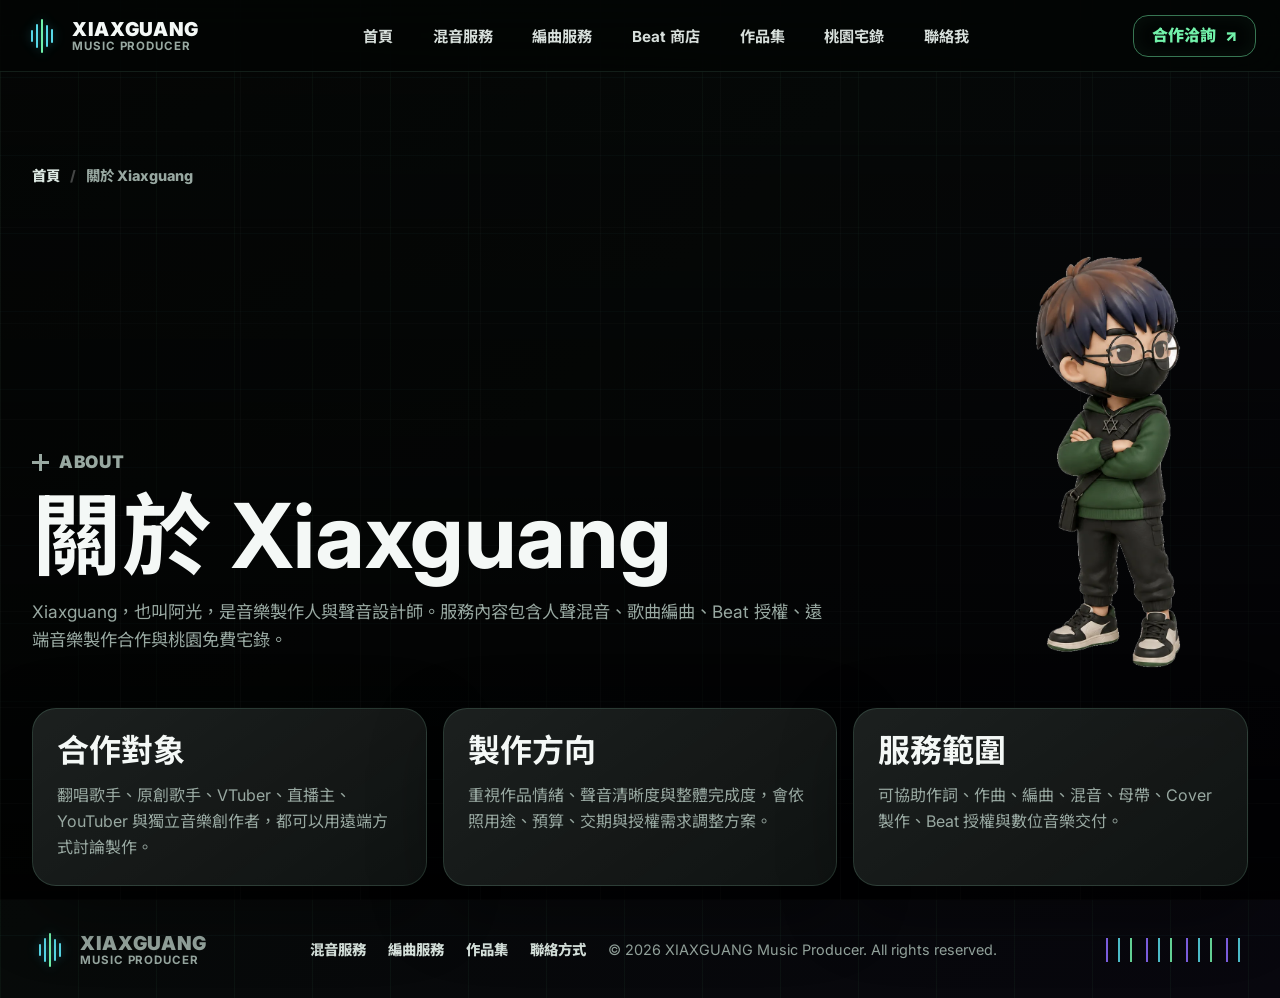
<file: about.html>
<!doctype html>
<html lang="zh-Hant">
<head>
  <meta charset="utf-8">
  <meta name="viewport" content="width=device-width, initial-scale=1">
  <meta name="theme-color" content="#050706">
  <meta name="description" content="關於 Xiaxguang 音樂製作，專注混音、編曲、人聲錄音、Beat 授權與遠端音樂製作合作。">
  <meta name="robots" content="index,follow">
  <title>關於 Xiaxguang｜音樂製作、混音與編曲</title>
  <link rel="canonical" href="https://xiaxguang.github.io/homepage/about.html">
  <link rel="icon" type="image/png" href="assets/characters/mascot-seated.png">
  <link rel="apple-touch-icon" href="assets/characters/mascot-seated.png">
  <meta property="og:locale" content="zh_TW">
  <meta property="og:type" content="profile">
  <meta property="og:site_name" content="Xiaxguang 音樂製作">
  <meta property="og:title" content="關於 Xiaxguang｜音樂製作、混音與編曲">
  <meta property="og:description" content="Xiaxguang 是音樂製作人與聲音設計師，提供混音、編曲、人聲錄音與遠端合作。">
  <meta property="og:url" content="https://xiaxguang.github.io/homepage/about.html">
  <meta property="og:image" content="https://xiaxguang.github.io/homepage/assets/characters/mascot-crossed.png">
  <meta name="twitter:card" content="summary_large_image">
  <meta name="twitter:title" content="關於 Xiaxguang｜音樂製作、混音與編曲">
  <meta name="twitter:description" content="音樂製作人 Xiaxguang，服務歌手、VTuber、直播主與獨立創作者。">
  <meta name="twitter:image" content="https://xiaxguang.github.io/homepage/assets/characters/mascot-crossed.png">
  <link rel="preconnect" href="https://fonts.googleapis.com">
  <link rel="preconnect" href="https://fonts.gstatic.com" crossorigin>
  <link href="https://fonts.googleapis.com/css2?family=Inter:wght@400;500;600;700;800;900&family=Noto+Sans+TC:wght@400;500;600;700;800;900&display=swap" rel="stylesheet">
  <link rel="stylesheet" href="styles.css">
  <script type="application/ld+json">
  {
    "@context": "https://schema.org",
    "@graph": [
      {
        "@type": "Person",
        "@id": "https://xiaxguang.github.io/homepage/#xiaxguang",
        "name": "Xiaxguang",
        "alternateName": "阿光",
        "jobTitle": "Music Producer",
        "url": "https://xiaxguang.github.io/homepage/about.html",
        "sameAs": [
          "https://www.instagram.com/xiaxguang/",
          "https://line.me/ti/p/~bikabikahikari",
          "https://discord.com/users/577455290841038850"
        ]
      },
      {
        "@type": "BreadcrumbList",
        "itemListElement": [
          { "@type": "ListItem", "position": 1, "name": "首頁", "item": "https://xiaxguang.github.io/homepage/" },
          { "@type": "ListItem", "position": 2, "name": "關於 Xiaxguang", "item": "https://xiaxguang.github.io/homepage/about.html" }
        ]
      }
    ]
  }
  </script>
</head>
<body>
  <header class="site-header" id="siteHeader">
    <a class="brand" href="index.html" aria-label="回到首頁"><span class="wave-mark" aria-hidden="true"><i></i><i></i><i></i><i></i><i></i></span><span class="brand-copy"><strong>XIAXGUANG</strong><small>MUSIC PRODUCER</small></span></a>
    <button class="nav-toggle" id="navToggle" type="button" aria-expanded="false" aria-controls="siteNav" aria-label="開啟選單"><span></span><span></span><span></span></button>
    <nav class="site-nav" id="siteNav" aria-label="主要導覽">
      <a href="index.html">首頁</a>
      <a href="mixing.html">混音服務</a>
      <a href="arrangement.html">編曲服務</a>
      <a href="beats.html">Beat 商店</a>
      <a href="portfolio.html">作品集</a>
      <a href="taoyuan-recording.html">桃園宅錄</a>
      <a href="contact.html">聯絡我</a>
    </nav>
    <div class="header-actions"><a class="header-cta" href="contact.html">合作洽詢 <span aria-hidden="true">↗</span></a></div>
  </header>

  <main class="static-page">
    <nav class="breadcrumb section-shell" aria-label="麵包屑"><a href="index.html">首頁</a><span>關於 Xiaxguang</span></nav>
    <section class="static-hero section-shell static-hero-with-image">
      <div>
        <p class="eyebrow">ABOUT</p>
        <h1>關於 Xiaxguang</h1>
        <p>Xiaxguang，也叫阿光，是音樂製作人與聲音設計師。服務內容包含人聲混音、歌曲編曲、Beat 授權、遠端音樂製作合作與桃園免費宅錄。</p>
      </div>
      <img src="assets/characters/mascot-crossed.webp" alt="" width="423" height="1156" loading="eager" decoding="async">
    </section>

    <section class="section-shell static-grid">
      <article class="static-card glass-panel">
        <h2>合作對象</h2>
        <p>翻唱歌手、原創歌手、VTuber、直播主、YouTuber 與獨立音樂創作者，都可以用遠端方式討論製作。</p>
      </article>
      <article class="static-card glass-panel">
        <h2>製作方向</h2>
        <p>重視作品情緒、聲音清晰度與整體完成度，會依照用途、預算、交期與授權需求調整方案。</p>
      </article>
      <article class="static-card glass-panel">
        <h2>服務範圍</h2>
        <p>可協助作詞、作曲、編曲、混音、母帶、Cover 製作、Beat 授權與數位音樂交付。</p>
      </article>
    </section>
  </main>

  <footer class="site-footer section-shell">
    <div class="footer-brand"><span class="wave-mark" aria-hidden="true"><i></i><i></i><i></i><i></i><i></i></span><div><strong>XIAXGUANG</strong><small>MUSIC PRODUCER</small></div></div>
    <div class="footer-meta">
      <a href="mixing.html">混音服務</a>
      <a href="arrangement.html">編曲服務</a>
      <a href="portfolio.html">作品集</a>
      <a href="contact.html">聯絡方式</a>
      <span>© <span id="year"></span> XIAXGUANG Music Producer. All rights reserved.</span>
    </div>
    <span class="footer-wave" aria-hidden="true"></span>
  </footer>
  <script src="seo-pages.js"></script>
</body>
</html>
</file>
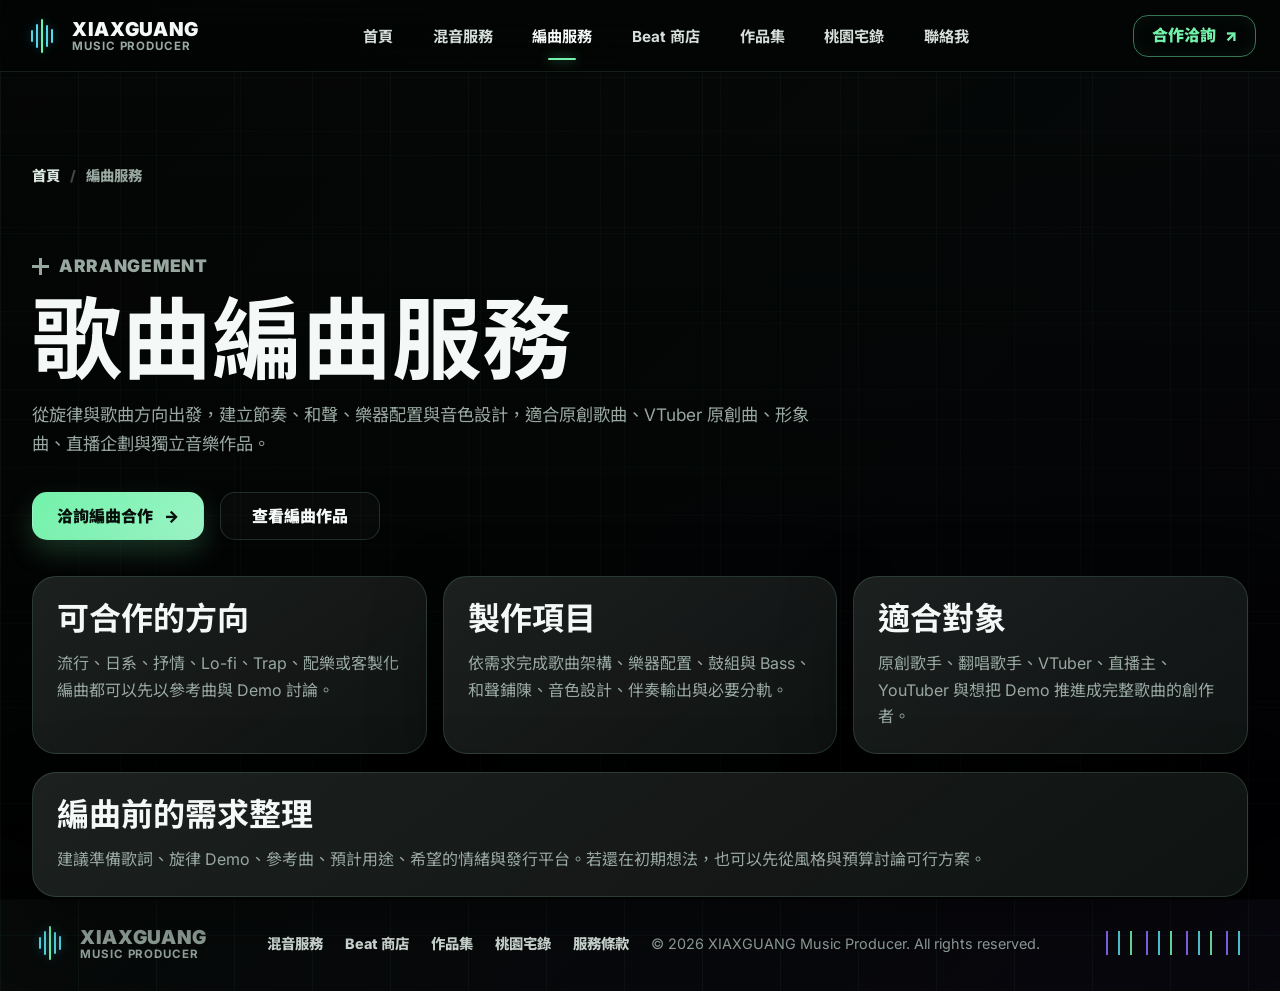
<file: arrangement.html>
<!doctype html>
<html lang="zh-Hant">
<head>
  <meta charset="utf-8">
  <meta name="viewport" content="width=device-width, initial-scale=1">
  <meta name="theme-color" content="#050706">
  <meta name="description" content="Xiaxguang 提供歌曲編曲服務，包含流行、日系、抒情、配樂與客製化編曲，適合原創歌手與創作者。">
  <meta name="robots" content="index,follow">
  <title>歌曲編曲服務｜流行、日系、抒情及客製化編曲</title>
  <link rel="canonical" href="https://xiaxguang.github.io/homepage/arrangement.html">
  <link rel="icon" type="image/png" href="assets/characters/mascot-seated.png">
  <link rel="apple-touch-icon" href="assets/characters/mascot-seated.png">
  <meta property="og:locale" content="zh_TW">
  <meta property="og:type" content="website">
  <meta property="og:site_name" content="Xiaxguang 音樂製作">
  <meta property="og:title" content="歌曲編曲服務｜流行、日系、抒情及客製化編曲">
  <meta property="og:description" content="從旋律、和聲、節奏到音色設計，協助原創歌手、VTuber 與創作者完成歌曲編曲。">
  <meta property="og:url" content="https://xiaxguang.github.io/homepage/arrangement.html">
  <meta property="og:image" content="https://xiaxguang.github.io/homepage/assets/media/studio-hero.webp">
  <meta name="twitter:card" content="summary_large_image">
  <meta name="twitter:title" content="歌曲編曲服務｜流行、日系、抒情及客製化編曲">
  <meta name="twitter:description" content="客製歌曲編曲、伴奏製作與遠端音樂合作。">
  <meta name="twitter:image" content="https://xiaxguang.github.io/homepage/assets/media/studio-hero.webp">
  <link rel="preconnect" href="https://fonts.googleapis.com">
  <link rel="preconnect" href="https://fonts.gstatic.com" crossorigin>
  <link href="https://fonts.googleapis.com/css2?family=Inter:wght@400;500;600;700;800;900&family=Noto+Sans+TC:wght@400;500;600;700;800;900&display=swap" rel="stylesheet">
  <link rel="stylesheet" href="styles.css">
  <script type="application/ld+json">
  {
    "@context": "https://schema.org",
    "@graph": [
      {
        "@type": "Service",
        "@id": "https://xiaxguang.github.io/homepage/arrangement.html#service",
        "name": "歌曲編曲服務",
        "serviceType": "歌曲編曲",
        "provider": { "@type": "Person", "name": "Xiaxguang", "url": "https://xiaxguang.github.io/homepage/" },
        "areaServed": ["Taiwan", "Remote"],
        "description": "流行、日系、抒情、配樂與客製化歌曲編曲服務。"
      },
      {
        "@type": "BreadcrumbList",
        "itemListElement": [
          { "@type": "ListItem", "position": 1, "name": "首頁", "item": "https://xiaxguang.github.io/homepage/" },
          { "@type": "ListItem", "position": 2, "name": "編曲服務", "item": "https://xiaxguang.github.io/homepage/arrangement.html" }
        ]
      }
    ]
  }
  </script>
</head>
<body>
  <header class="site-header" id="siteHeader">
    <a class="brand" href="index.html" aria-label="回到首頁"><span class="wave-mark" aria-hidden="true"><i></i><i></i><i></i><i></i><i></i></span><span class="brand-copy"><strong>XIAXGUANG</strong><small>MUSIC PRODUCER</small></span></a>
    <button class="nav-toggle" id="navToggle" type="button" aria-expanded="false" aria-controls="siteNav" aria-label="開啟選單"><span></span><span></span><span></span></button>
    <nav class="site-nav" id="siteNav" aria-label="主要導覽">
      <a href="index.html">首頁</a>
      <a href="mixing.html">混音服務</a>
      <a class="active" href="arrangement.html">編曲服務</a>
      <a href="beats.html">Beat 商店</a>
      <a href="portfolio.html">作品集</a>
      <a href="taoyuan-recording.html">桃園宅錄</a>
      <a href="contact.html">聯絡我</a>
    </nav>
    <div class="header-actions"><a class="header-cta" href="contact.html">合作洽詢 <span aria-hidden="true">↗</span></a></div>
  </header>

  <main class="static-page">
    <nav class="breadcrumb section-shell" aria-label="麵包屑"><a href="index.html">首頁</a><span>編曲服務</span></nav>
    <section class="static-hero section-shell">
      <p class="eyebrow">ARRANGEMENT</p>
      <h1>歌曲編曲服務</h1>
      <p>從旋律與歌曲方向出發，建立節奏、和聲、樂器配置與音色設計，適合原創歌曲、VTuber 原創曲、形象曲、直播企劃與獨立音樂作品。</p>
      <div class="hero-actions">
        <a class="button primary" href="contact.html">洽詢編曲合作 <span aria-hidden="true">→</span></a>
        <a class="button secondary" href="portfolio.html">查看編曲作品</a>
      </div>
    </section>

    <section class="section-shell static-grid">
      <article class="static-card glass-panel">
        <h2>可合作的方向</h2>
        <p>流行、日系、抒情、Lo-fi、Trap、配樂或客製化編曲都可以先以參考曲與 Demo 討論。</p>
      </article>
      <article class="static-card glass-panel">
        <h2>製作項目</h2>
        <p>依需求完成歌曲架構、樂器配置、鼓組與 Bass、和聲鋪陳、音色設計、伴奏輸出與必要分軌。</p>
      </article>
      <article class="static-card glass-panel">
        <h2>適合對象</h2>
        <p>原創歌手、翻唱歌手、VTuber、直播主、YouTuber 與想把 Demo 推進成完整歌曲的創作者。</p>
      </article>
    </section>

    <section class="section-shell static-panel glass-panel">
      <h2>編曲前的需求整理</h2>
      <p>建議準備歌詞、旋律 Demo、參考曲、預計用途、希望的情緒與發行平台。若還在初期想法，也可以先從風格與預算討論可行方案。</p>
    </section>
  </main>

  <footer class="site-footer section-shell">
    <div class="footer-brand"><span class="wave-mark" aria-hidden="true"><i></i><i></i><i></i><i></i><i></i></span><div><strong>XIAXGUANG</strong><small>MUSIC PRODUCER</small></div></div>
    <div class="footer-meta">
      <a href="mixing.html">混音服務</a>
      <a href="beats.html">Beat 商店</a>
      <a href="portfolio.html">作品集</a>
      <a href="taoyuan-recording.html">桃園宅錄</a>
      <a href="terms.html">服務條款</a>
      <span>© <span id="year"></span> XIAXGUANG Music Producer. All rights reserved.</span>
    </div>
    <span class="footer-wave" aria-hidden="true"></span>
  </footer>
  <script src="seo-pages.js"></script>
</body>
</html>
</file>
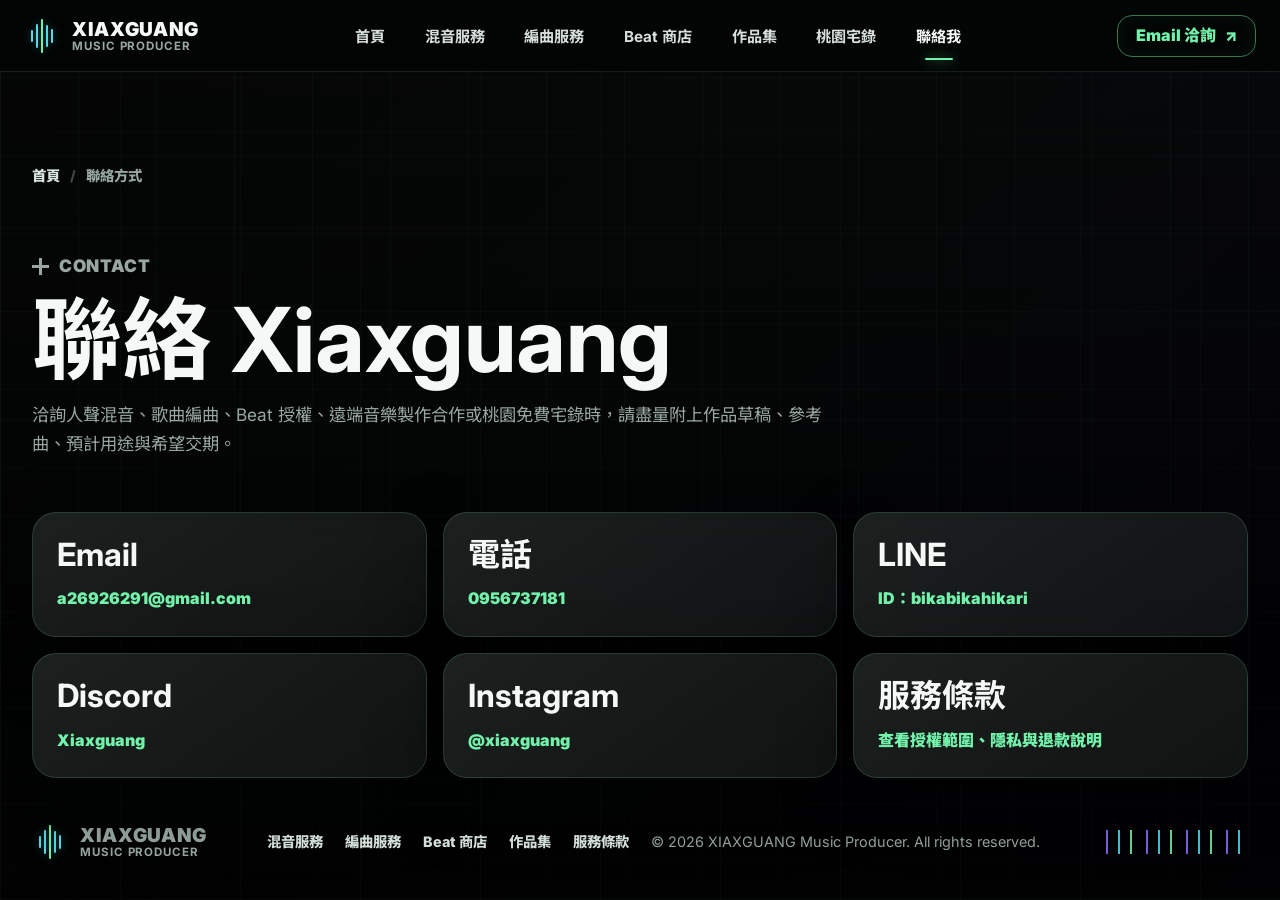
<file: contact.html>
<!doctype html>
<html lang="zh-Hant">
<head>
  <meta charset="utf-8">
  <meta name="viewport" content="width=device-width, initial-scale=1">
  <meta name="theme-color" content="#050706">
  <meta name="description" content="聯絡 Xiaxguang 音樂製作，洽詢人聲混音、歌曲編曲、Beat 授權、遠端合作與桃園免費宅錄。">
  <meta name="robots" content="index,follow">
  <title>聯絡方式｜Xiaxguang 音樂製作合作洽詢</title>
  <link rel="canonical" href="https://xiaxguang.github.io/homepage/contact.html">
  <link rel="icon" type="image/png" href="assets/characters/mascot-seated.png">
  <link rel="apple-touch-icon" href="assets/characters/mascot-seated.png">
  <meta property="og:locale" content="zh_TW">
  <meta property="og:type" content="website">
  <meta property="og:site_name" content="Xiaxguang 音樂製作">
  <meta property="og:title" content="聯絡方式｜Xiaxguang 音樂製作合作洽詢">
  <meta property="og:description" content="使用 Email、電話、LINE、Instagram 或 Discord 洽詢混音、編曲、Beat 授權與宅錄。">
  <meta property="og:url" content="https://xiaxguang.github.io/homepage/contact.html">
  <meta property="og:image" content="https://xiaxguang.github.io/homepage/assets/media/studio-hero.webp">
  <meta name="twitter:card" content="summary_large_image">
  <meta name="twitter:title" content="聯絡方式｜Xiaxguang 音樂製作合作洽詢">
  <meta name="twitter:description" content="洽詢混音、編曲、Beat 授權、遠端合作與桃園免費宅錄。">
  <meta name="twitter:image" content="https://xiaxguang.github.io/homepage/assets/media/studio-hero.webp">
  <link rel="preconnect" href="https://fonts.googleapis.com">
  <link rel="preconnect" href="https://fonts.gstatic.com" crossorigin>
  <link href="https://fonts.googleapis.com/css2?family=Inter:wght@400;500;600;700;800;900&family=Noto+Sans+TC:wght@400;500;600;700;800;900&display=swap" rel="stylesheet">
  <link rel="stylesheet" href="styles.css">
  <script type="application/ld+json">
  {
    "@context": "https://schema.org",
    "@type": "BreadcrumbList",
    "itemListElement": [
      { "@type": "ListItem", "position": 1, "name": "首頁", "item": "https://xiaxguang.github.io/homepage/" },
      { "@type": "ListItem", "position": 2, "name": "聯絡方式", "item": "https://xiaxguang.github.io/homepage/contact.html" }
    ]
  }
  </script>
</head>
<body>
  <header class="site-header" id="siteHeader">
    <a class="brand" href="index.html" aria-label="回到首頁"><span class="wave-mark" aria-hidden="true"><i></i><i></i><i></i><i></i><i></i></span><span class="brand-copy"><strong>XIAXGUANG</strong><small>MUSIC PRODUCER</small></span></a>
    <button class="nav-toggle" id="navToggle" type="button" aria-expanded="false" aria-controls="siteNav" aria-label="開啟選單"><span></span><span></span><span></span></button>
    <nav class="site-nav" id="siteNav" aria-label="主要導覽">
      <a href="index.html">首頁</a>
      <a href="mixing.html">混音服務</a>
      <a href="arrangement.html">編曲服務</a>
      <a href="beats.html">Beat 商店</a>
      <a href="portfolio.html">作品集</a>
      <a href="taoyuan-recording.html">桃園宅錄</a>
      <a class="active" href="contact.html">聯絡我</a>
    </nav>
    <div class="header-actions"><a class="header-cta" href="mailto:a26926291@gmail.com">Email 洽詢 <span aria-hidden="true">↗</span></a></div>
  </header>

  <main class="static-page">
    <nav class="breadcrumb section-shell" aria-label="麵包屑"><a href="index.html">首頁</a><span>聯絡方式</span></nav>
    <section class="static-hero section-shell">
      <p class="eyebrow">CONTACT</p>
      <h1>聯絡 Xiaxguang</h1>
      <p>洽詢人聲混音、歌曲編曲、Beat 授權、遠端音樂製作合作或桃園免費宅錄時，請盡量附上作品草稿、參考曲、預計用途與希望交期。</p>
    </section>

    <section class="section-shell static-grid contact-seo-grid">
      <article class="static-card glass-panel">
        <h2>Email</h2>
        <p><a href="mailto:a26926291@gmail.com?subject=%E9%9F%B3%E6%A8%82%E8%A3%BD%E4%BD%9C%E5%90%88%E4%BD%9C%E6%B4%BD%E8%A9%A2">a26926291@gmail.com</a></p>
      </article>
      <article class="static-card glass-panel">
        <h2>電話</h2>
        <p><a href="tel:0956737181">0956737181</a></p>
      </article>
      <article class="static-card glass-panel">
        <h2>LINE</h2>
        <p><a href="https://line.me/ti/p/~bikabikahikari" target="_blank" rel="noreferrer">ID：bikabikahikari</a></p>
      </article>
      <article class="static-card glass-panel">
        <h2>Discord</h2>
        <p><a href="https://discord.com/users/577455290841038850" target="_blank" rel="noreferrer">Xiaxguang</a></p>
      </article>
      <article class="static-card glass-panel">
        <h2>Instagram</h2>
        <p><a href="https://www.instagram.com/xiaxguang/" target="_blank" rel="noreferrer">@xiaxguang</a></p>
      </article>
      <article class="static-card glass-panel">
        <h2>服務條款</h2>
        <p><a href="terms.html">查看授權範圍、隱私與退款說明</a></p>
      </article>
    </section>
  </main>

  <footer class="site-footer section-shell">
    <div class="footer-brand"><span class="wave-mark" aria-hidden="true"><i></i><i></i><i></i><i></i><i></i></span><div><strong>XIAXGUANG</strong><small>MUSIC PRODUCER</small></div></div>
    <div class="footer-meta">
      <a href="mixing.html">混音服務</a>
      <a href="arrangement.html">編曲服務</a>
      <a href="beats.html">Beat 商店</a>
      <a href="portfolio.html">作品集</a>
      <a href="terms.html">服務條款</a>
      <span>© <span id="year"></span> XIAXGUANG Music Producer. All rights reserved.</span>
    </div>
    <span class="footer-wave" aria-hidden="true"></span>
  </footer>
  <script src="seo-pages.js"></script>
</body>
</html>
</file>
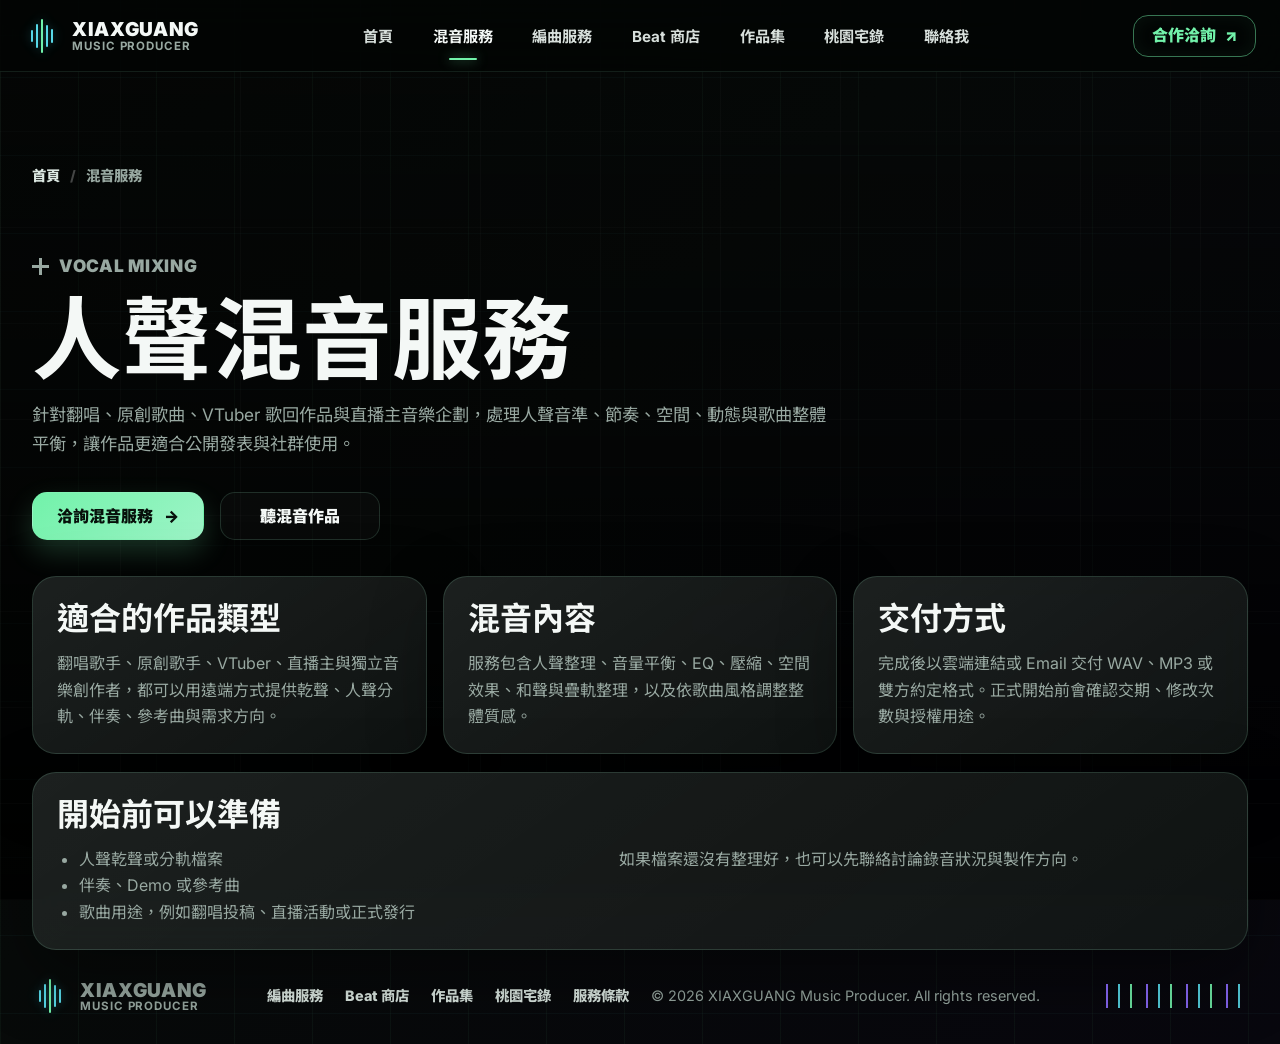
<file: mixing.html>
<!doctype html>
<html lang="zh-Hant">
<head>
  <meta charset="utf-8">
  <meta name="viewport" content="width=device-width, initial-scale=1">
  <meta name="theme-color" content="#050706">
  <meta name="description" content="Xiaxguang 提供人聲混音服務，適合翻唱歌手、原創歌手、VTuber、直播主與遠端音樂製作合作。">
  <meta name="robots" content="index,follow">
  <title>人聲混音服務｜翻唱、原創歌曲、VTuber 遠端混音</title>
  <link rel="canonical" href="https://xiaxguang.github.io/homepage/mixing.html">
  <link rel="icon" type="image/png" href="assets/characters/mascot-seated.png">
  <link rel="apple-touch-icon" href="assets/characters/mascot-seated.png">
  <meta property="og:locale" content="zh_TW">
  <meta property="og:type" content="website">
  <meta property="og:site_name" content="Xiaxguang 音樂製作">
  <meta property="og:title" content="人聲混音服務｜翻唱、原創歌曲、VTuber 遠端混音">
  <meta property="og:description" content="人聲音準、節奏、空間、動態與整體平衡處理，適合翻唱、原創歌曲與直播主音樂作品。">
  <meta property="og:url" content="https://xiaxguang.github.io/homepage/mixing.html">
  <meta property="og:image" content="https://xiaxguang.github.io/homepage/assets/media/studio-hero.webp">
  <meta name="twitter:card" content="summary_large_image">
  <meta name="twitter:title" content="人聲混音服務｜翻唱、原創歌曲、VTuber 遠端混音">
  <meta name="twitter:description" content="Xiaxguang 提供遠端人聲混音、翻唱混音與原創歌曲後製。">
  <meta name="twitter:image" content="https://xiaxguang.github.io/homepage/assets/media/studio-hero.webp">
  <link rel="preconnect" href="https://fonts.googleapis.com">
  <link rel="preconnect" href="https://fonts.gstatic.com" crossorigin>
  <link href="https://fonts.googleapis.com/css2?family=Inter:wght@400;500;600;700;800;900&family=Noto+Sans+TC:wght@400;500;600;700;800;900&display=swap" rel="stylesheet">
  <link rel="stylesheet" href="styles.css">
  <script type="application/ld+json">
  {
    "@context": "https://schema.org",
    "@graph": [
      {
        "@type": "Service",
        "@id": "https://xiaxguang.github.io/homepage/mixing.html#service",
        "name": "人聲混音服務",
        "serviceType": "人聲混音",
        "provider": {
          "@type": "Person",
          "name": "Xiaxguang",
          "url": "https://xiaxguang.github.io/homepage/"
        },
        "areaServed": ["Taiwan", "Remote"],
        "description": "翻唱、原創歌曲、VTuber 與直播主適用的人聲混音與歌曲後製服務。"
      },
      {
        "@type": "BreadcrumbList",
        "itemListElement": [
          { "@type": "ListItem", "position": 1, "name": "首頁", "item": "https://xiaxguang.github.io/homepage/" },
          { "@type": "ListItem", "position": 2, "name": "混音服務", "item": "https://xiaxguang.github.io/homepage/mixing.html" }
        ]
      }
    ]
  }
  </script>
</head>
<body>
  <header class="site-header" id="siteHeader">
    <a class="brand" href="index.html" aria-label="回到首頁">
      <span class="wave-mark" aria-hidden="true"><i></i><i></i><i></i><i></i><i></i></span>
      <span class="brand-copy"><strong>XIAXGUANG</strong><small>MUSIC PRODUCER</small></span>
    </a>
    <button class="nav-toggle" id="navToggle" type="button" aria-expanded="false" aria-controls="siteNav" aria-label="開啟選單"><span></span><span></span><span></span></button>
    <nav class="site-nav" id="siteNav" aria-label="主要導覽">
      <a href="index.html">首頁</a>
      <a class="active" href="mixing.html">混音服務</a>
      <a href="arrangement.html">編曲服務</a>
      <a href="beats.html">Beat 商店</a>
      <a href="portfolio.html">作品集</a>
      <a href="taoyuan-recording.html">桃園宅錄</a>
      <a href="contact.html">聯絡我</a>
    </nav>
    <div class="header-actions"><a class="header-cta" href="contact.html">合作洽詢 <span aria-hidden="true">↗</span></a></div>
  </header>

  <main class="static-page">
    <nav class="breadcrumb section-shell" aria-label="麵包屑"><a href="index.html">首頁</a><span>混音服務</span></nav>
    <section class="static-hero section-shell">
      <p class="eyebrow">VOCAL MIXING</p>
      <h1>人聲混音服務</h1>
      <p>針對翻唱、原創歌曲、VTuber 歌回作品與直播主音樂企劃，處理人聲音準、節奏、空間、動態與歌曲整體平衡，讓作品更適合公開發表與社群使用。</p>
      <div class="hero-actions">
        <a class="button primary" href="contact.html">洽詢混音服務 <span aria-hidden="true">→</span></a>
        <a class="button secondary" href="portfolio.html">聽混音作品</a>
      </div>
    </section>

    <section class="section-shell static-grid">
      <article class="static-card glass-panel">
        <h2>適合的作品類型</h2>
        <p>翻唱歌手、原創歌手、VTuber、直播主與獨立音樂創作者，都可以用遠端方式提供乾聲、人聲分軌、伴奏、參考曲與需求方向。</p>
      </article>
      <article class="static-card glass-panel">
        <h2>混音內容</h2>
        <p>服務包含人聲整理、音量平衡、EQ、壓縮、空間效果、和聲與疊軌整理，以及依歌曲風格調整整體質感。</p>
      </article>
      <article class="static-card glass-panel">
        <h2>交付方式</h2>
        <p>完成後以雲端連結或 Email 交付 WAV、MP3 或雙方約定格式。正式開始前會確認交期、修改次數與授權用途。</p>
      </article>
    </section>

    <section class="section-shell static-panel glass-panel">
      <h2>開始前可以準備</h2>
      <div class="static-columns">
        <ul>
          <li>人聲乾聲或分軌檔案</li>
          <li>伴奏、Demo 或參考曲</li>
          <li>歌曲用途，例如翻唱投稿、直播活動或正式發行</li>
        </ul>
        <p>如果檔案還沒有整理好，也可以先聯絡討論錄音狀況與製作方向。</p>
      </div>
    </section>
  </main>

  <footer class="site-footer section-shell">
    <div class="footer-brand"><span class="wave-mark" aria-hidden="true"><i></i><i></i><i></i><i></i><i></i></span><div><strong>XIAXGUANG</strong><small>MUSIC PRODUCER</small></div></div>
    <div class="footer-meta">
      <a href="arrangement.html">編曲服務</a>
      <a href="beats.html">Beat 商店</a>
      <a href="portfolio.html">作品集</a>
      <a href="taoyuan-recording.html">桃園宅錄</a>
      <a href="terms.html">服務條款</a>
      <span>© <span id="year"></span> XIAXGUANG Music Producer. All rights reserved.</span>
    </div>
    <span class="footer-wave" aria-hidden="true"></span>
  </footer>
  <script src="seo-pages.js"></script>
</body>
</html>
</file>
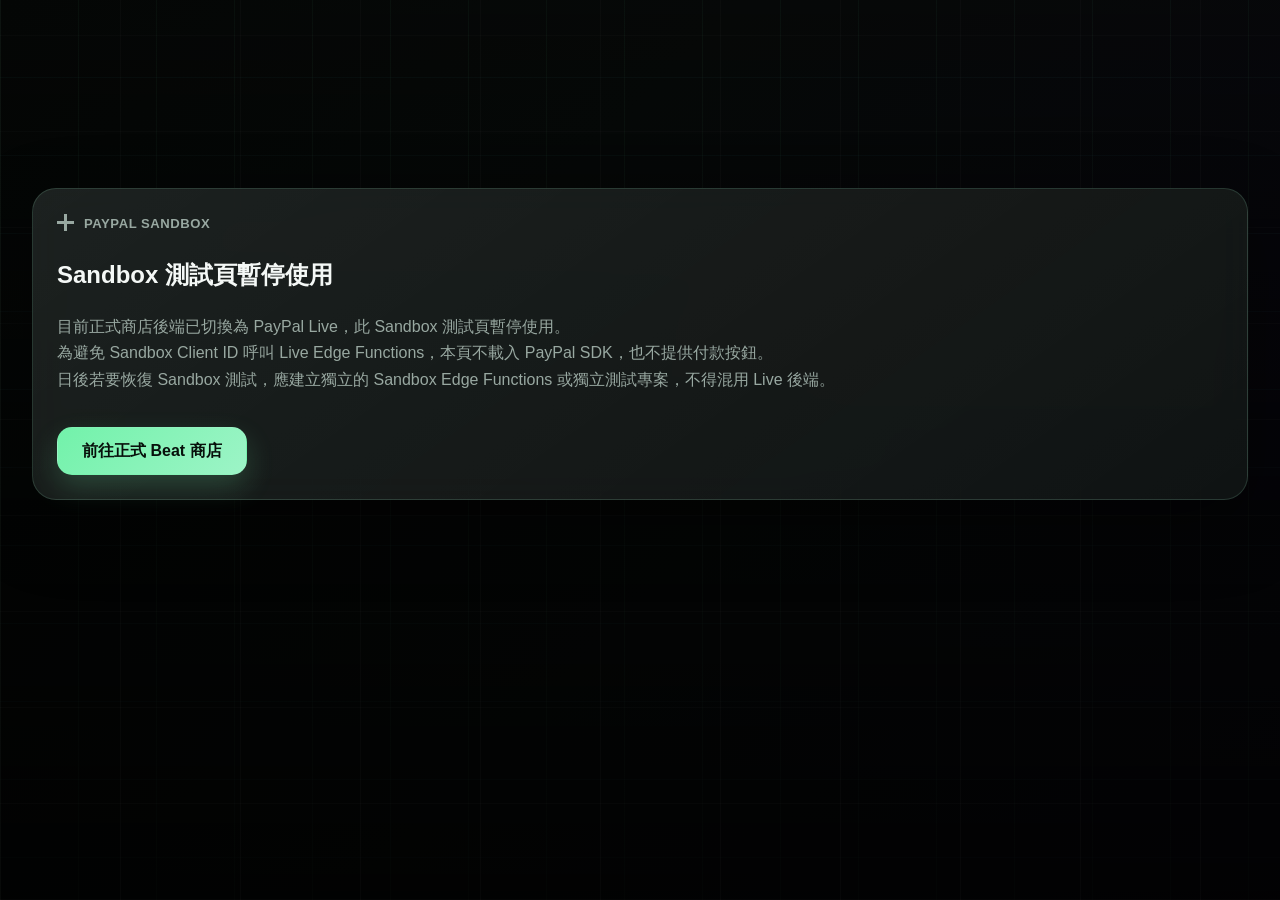
<file: paypal-test.html>
<!doctype html>
<html lang="zh-Hant">
<head>
  <meta charset="utf-8">
  <meta name="viewport" content="width=device-width, initial-scale=1">
  <meta name="robots" content="noindex, nofollow">
  <meta name="theme-color" content="#050706">
  <title>Sandbox 測試頁暫停使用｜Xiaxguang Beat 商店</title>
  <link rel="icon" type="image/png" href="assets/characters/mascot-seated.png">
  <link rel="stylesheet" href="styles.css">
</head>
<body>
  <main class="static-page">
    <section class="section-shell static-panel glass-panel" style="margin-top: 96px;">
      <p class="eyebrow">PAYPAL SANDBOX</p>
      <h1>Sandbox 測試頁暫停使用</h1>
      <p>目前正式商店後端已切換為 PayPal Live，此 Sandbox 測試頁暫停使用。</p>
      <p>為避免 Sandbox Client ID 呼叫 Live Edge Functions，本頁不載入 PayPal SDK，也不提供付款按鈕。</p>
      <p>日後若要恢復 Sandbox 測試，應建立獨立的 Sandbox Edge Functions 或獨立測試專案，不得混用 Live 後端。</p>
      <div class="hero-actions">
        <a class="button primary" href="beats.html">前往正式 Beat 商店</a>
      </div>
    </section>
  </main>
</body>
</html>
</file>
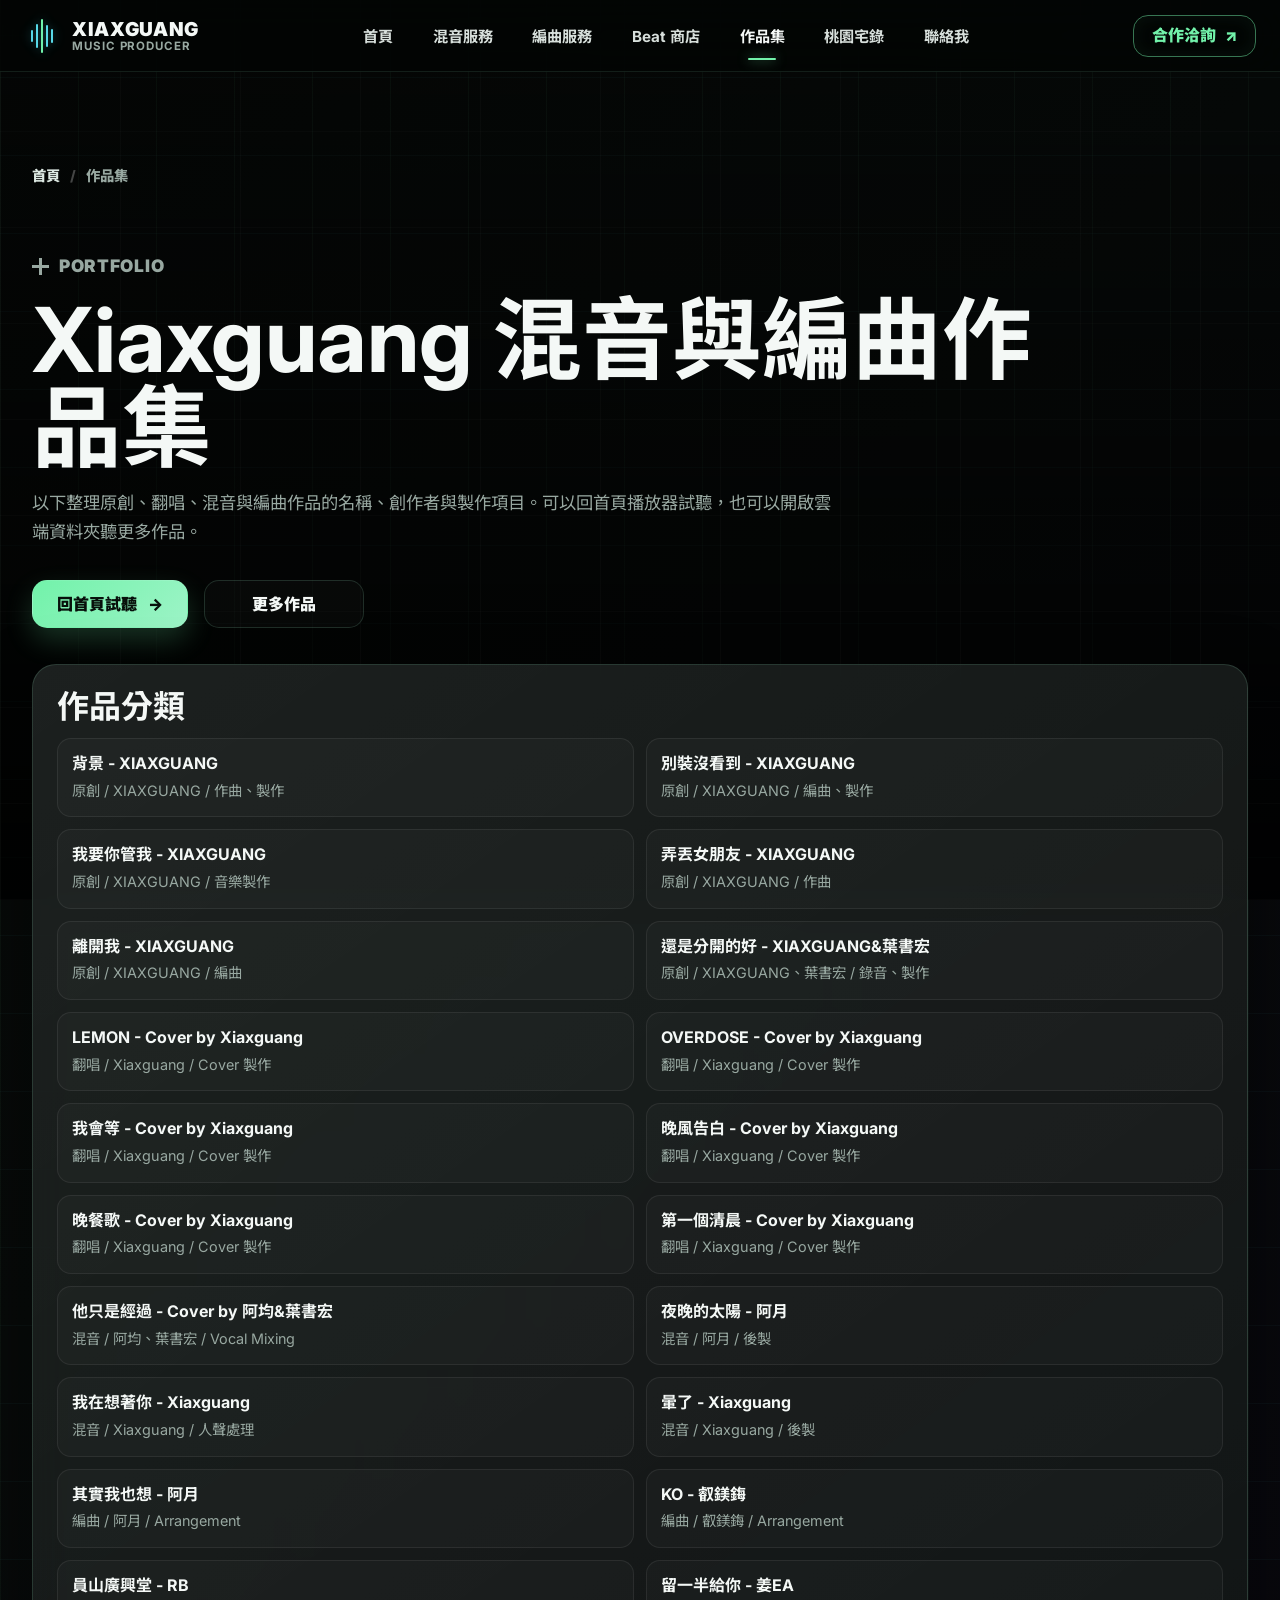
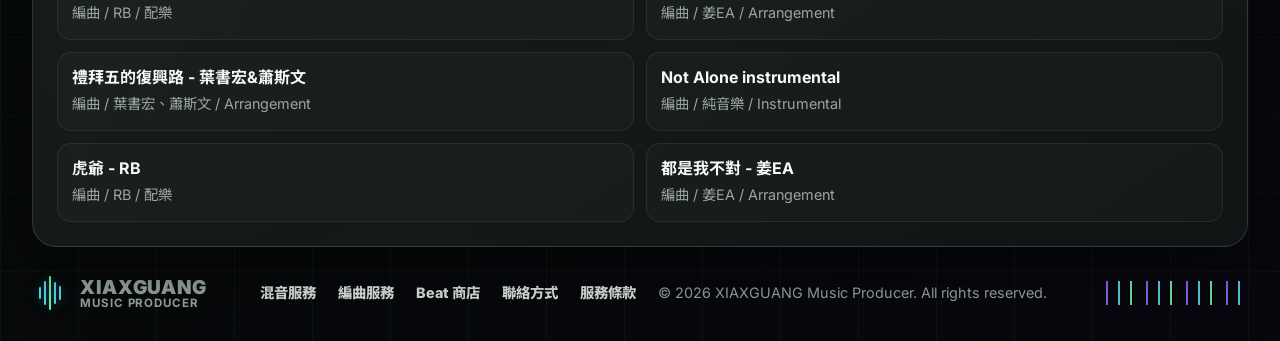
<file: portfolio.html>
<!doctype html>
<html lang="zh-Hant">
<head>
  <meta charset="utf-8">
  <meta name="viewport" content="width=device-width, initial-scale=1">
  <meta name="theme-color" content="#050706">
  <meta name="description" content="Xiaxguang 混音、編曲、原創與翻唱作品集，提供作品試聽入口與更多雲端作品連結。">
  <meta name="robots" content="index,follow">
  <title>Xiaxguang 混音與編曲作品集</title>
  <link rel="canonical" href="https://xiaxguang.github.io/homepage/portfolio.html">
  <link rel="icon" type="image/png" href="assets/characters/mascot-seated.png">
  <link rel="apple-touch-icon" href="assets/characters/mascot-seated.png">
  <meta property="og:locale" content="zh_TW">
  <meta property="og:type" content="website">
  <meta property="og:site_name" content="Xiaxguang 音樂製作">
  <meta property="og:title" content="Xiaxguang 混音與編曲作品集">
  <meta property="og:description" content="查看 Xiaxguang 原創、翻唱、混音與編曲作品，並前往首頁播放器或雲端連結試聽更多作品。">
  <meta property="og:url" content="https://xiaxguang.github.io/homepage/portfolio.html">
  <meta property="og:image" content="https://xiaxguang.github.io/homepage/assets/media/studio-hero.webp">
  <meta name="twitter:card" content="summary_large_image">
  <meta name="twitter:title" content="Xiaxguang 混音與編曲作品集">
  <meta name="twitter:description" content="原創、翻唱、混音與編曲作品集，適合歌手、VTuber 與創作者參考。">
  <meta name="twitter:image" content="https://xiaxguang.github.io/homepage/assets/media/studio-hero.webp">
  <link rel="preconnect" href="https://fonts.googleapis.com">
  <link rel="preconnect" href="https://fonts.gstatic.com" crossorigin>
  <link href="https://fonts.googleapis.com/css2?family=Inter:wght@400;500;600;700;800;900&family=Noto+Sans+TC:wght@400;500;600;700;800;900&display=swap" rel="stylesheet">
  <link rel="stylesheet" href="styles.css">
  <script type="application/ld+json">
  {
    "@context": "https://schema.org",
    "@graph": [
      {
        "@type": "ItemList",
        "@id": "https://xiaxguang.github.io/homepage/portfolio.html#recordings",
        "name": "Xiaxguang 音樂作品集",
        "itemListElement": [
          { "@type": "ListItem", "position": 1, "item": { "@type": "MusicRecording", "name": "背景 - XIAXGUANG", "byArtist": "XIAXGUANG", "genre": "原創", "audio": { "@type": "AudioObject", "contentUrl": "https://xiaxguang.github.io/homepage/assets/audio/Original/1.mp3" } } },
          { "@type": "ListItem", "position": 2, "item": { "@type": "MusicRecording", "name": "我會等 - Cover by Xiaxguang", "byArtist": "Xiaxguang", "genre": "翻唱", "audio": { "@type": "AudioObject", "contentUrl": "https://xiaxguang.github.io/homepage/assets/audio/COVER/XIAXGUANG-我會等.mp3" } } },
          { "@type": "ListItem", "position": 3, "item": { "@type": "MusicRecording", "name": "他只是經過 - Cover by 阿均&葉書宏", "byArtist": "阿均、葉書宏", "genre": "混音", "audio": { "@type": "AudioObject", "contentUrl": "https://xiaxguang.github.io/homepage/assets/audio/Mixing/他只是經過MMM.mp3" } } },
          { "@type": "ListItem", "position": 4, "item": { "@type": "MusicRecording", "name": "KO - 叡鎂鋂", "byArtist": "叡鎂鋂", "genre": "編曲", "audio": { "@type": "AudioObject", "contentUrl": "https://xiaxguang.github.io/homepage/assets/audio/Arrangement/叡鎂鋂KO Ver.2.mp3" } } }
        ]
      },
      {
        "@type": "BreadcrumbList",
        "itemListElement": [
          { "@type": "ListItem", "position": 1, "name": "首頁", "item": "https://xiaxguang.github.io/homepage/" },
          { "@type": "ListItem", "position": 2, "name": "作品集", "item": "https://xiaxguang.github.io/homepage/portfolio.html" }
        ]
      }
    ]
  }
  </script>
</head>
<body>
  <header class="site-header" id="siteHeader">
    <a class="brand" href="index.html" aria-label="回到首頁"><span class="wave-mark" aria-hidden="true"><i></i><i></i><i></i><i></i><i></i></span><span class="brand-copy"><strong>XIAXGUANG</strong><small>MUSIC PRODUCER</small></span></a>
    <button class="nav-toggle" id="navToggle" type="button" aria-expanded="false" aria-controls="siteNav" aria-label="開啟選單"><span></span><span></span><span></span></button>
    <nav class="site-nav" id="siteNav" aria-label="主要導覽">
      <a href="index.html">首頁</a>
      <a href="mixing.html">混音服務</a>
      <a href="arrangement.html">編曲服務</a>
      <a href="beats.html">Beat 商店</a>
      <a class="active" href="portfolio.html">作品集</a>
      <a href="taoyuan-recording.html">桃園宅錄</a>
      <a href="contact.html">聯絡我</a>
    </nav>
    <div class="header-actions"><a class="header-cta" href="contact.html">合作洽詢 <span aria-hidden="true">↗</span></a></div>
  </header>

  <main class="static-page">
    <nav class="breadcrumb section-shell" aria-label="麵包屑"><a href="index.html">首頁</a><span>作品集</span></nav>
    <section class="static-hero section-shell">
      <p class="eyebrow">PORTFOLIO</p>
      <h1>Xiaxguang 混音與編曲作品集</h1>
      <p>以下整理原創、翻唱、混音與編曲作品的名稱、創作者與製作項目。可以回首頁播放器試聽，也可以開啟雲端資料夾聽更多作品。</p>
      <div class="hero-actions">
        <a class="button primary" href="index.html#works">回首頁試聽 <span aria-hidden="true">→</span></a>
        <a class="button secondary" href="https://drive.google.com/drive/folders/1JmRSNUgQamEgM2Hs0Ff-TKmaFJbE0PxA?usp=drive_link" target="_blank" rel="noreferrer">更多作品</a>
      </div>
    </section>

    <section class="section-shell static-panel glass-panel">
      <h2>作品分類</h2>
      <div class="portfolio-list">
        <article><strong>背景 - XIAXGUANG</strong><span>原創 / XIAXGUANG / 作曲、製作</span></article>
        <article><strong>別裝沒看到 - XIAXGUANG</strong><span>原創 / XIAXGUANG / 編曲、製作</span></article>
        <article><strong>我要你管我 - XIAXGUANG</strong><span>原創 / XIAXGUANG / 音樂製作</span></article>
        <article><strong>弄丟女朋友 - XIAXGUANG</strong><span>原創 / XIAXGUANG / 作曲</span></article>
        <article><strong>離開我 - XIAXGUANG</strong><span>原創 / XIAXGUANG / 編曲</span></article>
        <article><strong>還是分開的好 - XIAXGUANG&葉書宏</strong><span>原創 / XIAXGUANG、葉書宏 / 錄音、製作</span></article>
        <article><strong>LEMON - Cover by Xiaxguang</strong><span>翻唱 / Xiaxguang / Cover 製作</span></article>
        <article><strong>OVERDOSE - Cover by Xiaxguang</strong><span>翻唱 / Xiaxguang / Cover 製作</span></article>
        <article><strong>我會等 - Cover by Xiaxguang</strong><span>翻唱 / Xiaxguang / Cover 製作</span></article>
        <article><strong>晚風告白 - Cover by Xiaxguang</strong><span>翻唱 / Xiaxguang / Cover 製作</span></article>
        <article><strong>晚餐歌 - Cover by Xiaxguang</strong><span>翻唱 / Xiaxguang / Cover 製作</span></article>
        <article><strong>第一個清晨 - Cover by Xiaxguang</strong><span>翻唱 / Xiaxguang / Cover 製作</span></article>
        <article><strong>他只是經過 - Cover by 阿均&葉書宏</strong><span>混音 / 阿均、葉書宏 / Vocal Mixing</span></article>
        <article><strong>夜晚的太陽 - 阿月</strong><span>混音 / 阿月 / 後製</span></article>
        <article><strong>我在想著你 - Xiaxguang</strong><span>混音 / Xiaxguang / 人聲處理</span></article>
        <article><strong>暈了 - Xiaxguang</strong><span>混音 / Xiaxguang / 後製</span></article>
        <article><strong>其實我也想 - 阿月</strong><span>編曲 / 阿月 / Arrangement</span></article>
        <article><strong>KO - 叡鎂鋂</strong><span>編曲 / 叡鎂鋂 / Arrangement</span></article>
        <article><strong>員山廣興堂 - RB</strong><span>編曲 / RB / 配樂</span></article>
        <article><strong>留一半給你 - 姜EA</strong><span>編曲 / 姜EA / Arrangement</span></article>
        <article><strong>禮拜五的復興路 - 葉書宏&蕭斯文</strong><span>編曲 / 葉書宏、蕭斯文 / Arrangement</span></article>
        <article><strong>Not Alone instrumental</strong><span>編曲 / 純音樂 / Instrumental</span></article>
        <article><strong>虎爺 - RB</strong><span>編曲 / RB / 配樂</span></article>
        <article><strong>都是我不對 - 姜EA</strong><span>編曲 / 姜EA / Arrangement</span></article>
      </div>
    </section>
  </main>

  <footer class="site-footer section-shell">
    <div class="footer-brand"><span class="wave-mark" aria-hidden="true"><i></i><i></i><i></i><i></i><i></i></span><div><strong>XIAXGUANG</strong><small>MUSIC PRODUCER</small></div></div>
    <div class="footer-meta">
      <a href="mixing.html">混音服務</a>
      <a href="arrangement.html">編曲服務</a>
      <a href="beats.html">Beat 商店</a>
      <a href="contact.html">聯絡方式</a>
      <a href="terms.html">服務條款</a>
      <span>© <span id="year"></span> XIAXGUANG Music Producer. All rights reserved.</span>
    </div>
    <span class="footer-wave" aria-hidden="true"></span>
  </footer>
  <script src="seo-pages.js"></script>
</body>
</html>
</file>
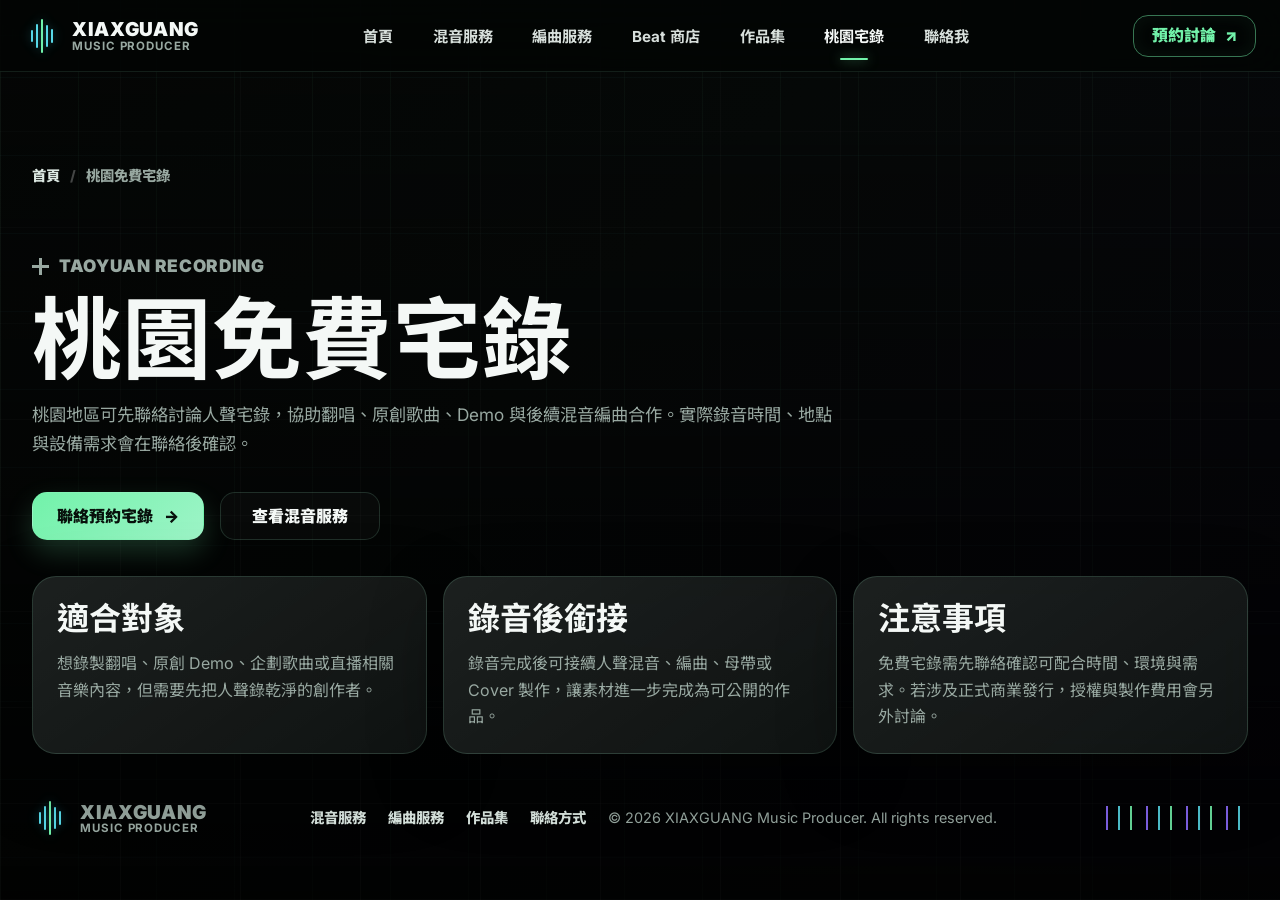
<file: taoyuan-recording.html>
<!doctype html>
<html lang="zh-Hant">
<head>
  <meta charset="utf-8">
  <meta name="viewport" content="width=device-width, initial-scale=1">
  <meta name="theme-color" content="#050706">
  <meta name="description" content="Xiaxguang 提供桃園免費宅錄服務，可協助人聲錄音、翻唱與原創歌曲製作前期收音討論。">
  <meta name="robots" content="index,follow">
  <title>桃園免費宅錄｜人聲錄音與歌曲製作</title>
  <link rel="canonical" href="https://xiaxguang.github.io/homepage/taoyuan-recording.html">
  <link rel="icon" type="image/png" href="assets/characters/mascot-seated.png">
  <link rel="apple-touch-icon" href="assets/characters/mascot-seated.png">
  <meta property="og:locale" content="zh_TW">
  <meta property="og:type" content="website">
  <meta property="og:site_name" content="Xiaxguang 音樂製作">
  <meta property="og:title" content="桃園免費宅錄｜人聲錄音與歌曲製作">
  <meta property="og:description" content="桃園地區可先聯絡討論免費宅錄、人聲錄音與後續混音編曲合作。">
  <meta property="og:url" content="https://xiaxguang.github.io/homepage/taoyuan-recording.html">
  <meta property="og:image" content="https://xiaxguang.github.io/homepage/assets/media/studio-hero.webp">
  <meta name="twitter:card" content="summary_large_image">
  <meta name="twitter:title" content="桃園免費宅錄｜人聲錄音與歌曲製作">
  <meta name="twitter:description" content="桃園人聲宅錄、遠端音樂製作與後續混音編曲合作。">
  <meta name="twitter:image" content="https://xiaxguang.github.io/homepage/assets/media/studio-hero.webp">
  <link rel="preconnect" href="https://fonts.googleapis.com">
  <link rel="preconnect" href="https://fonts.gstatic.com" crossorigin>
  <link href="https://fonts.googleapis.com/css2?family=Inter:wght@400;500;600;700;800;900&family=Noto+Sans+TC:wght@400;500;600;700;800;900&display=swap" rel="stylesheet">
  <link rel="stylesheet" href="styles.css">
  <script type="application/ld+json">
  {
    "@context": "https://schema.org",
    "@type": "BreadcrumbList",
    "itemListElement": [
      { "@type": "ListItem", "position": 1, "name": "首頁", "item": "https://xiaxguang.github.io/homepage/" },
      { "@type": "ListItem", "position": 2, "name": "桃園免費宅錄", "item": "https://xiaxguang.github.io/homepage/taoyuan-recording.html" }
    ]
  }
  </script>
</head>
<body>
  <header class="site-header" id="siteHeader">
    <a class="brand" href="index.html" aria-label="回到首頁"><span class="wave-mark" aria-hidden="true"><i></i><i></i><i></i><i></i><i></i></span><span class="brand-copy"><strong>XIAXGUANG</strong><small>MUSIC PRODUCER</small></span></a>
    <button class="nav-toggle" id="navToggle" type="button" aria-expanded="false" aria-controls="siteNav" aria-label="開啟選單"><span></span><span></span><span></span></button>
    <nav class="site-nav" id="siteNav" aria-label="主要導覽">
      <a href="index.html">首頁</a>
      <a href="mixing.html">混音服務</a>
      <a href="arrangement.html">編曲服務</a>
      <a href="beats.html">Beat 商店</a>
      <a href="portfolio.html">作品集</a>
      <a class="active" href="taoyuan-recording.html">桃園宅錄</a>
      <a href="contact.html">聯絡我</a>
    </nav>
    <div class="header-actions"><a class="header-cta" href="contact.html">預約討論 <span aria-hidden="true">↗</span></a></div>
  </header>

  <main class="static-page">
    <nav class="breadcrumb section-shell" aria-label="麵包屑"><a href="index.html">首頁</a><span>桃園免費宅錄</span></nav>
    <section class="static-hero section-shell">
      <p class="eyebrow">TAOYUAN RECORDING</p>
      <h1>桃園免費宅錄</h1>
      <p>桃園地區可先聯絡討論人聲宅錄，協助翻唱、原創歌曲、Demo 與後續混音編曲合作。實際錄音時間、地點與設備需求會在聯絡後確認。</p>
      <div class="hero-actions">
        <a class="button primary" href="contact.html">聯絡預約宅錄 <span aria-hidden="true">→</span></a>
        <a class="button secondary" href="mixing.html">查看混音服務</a>
      </div>
    </section>

    <section class="section-shell static-grid">
      <article class="static-card glass-panel">
        <h2>適合對象</h2>
        <p>想錄製翻唱、原創 Demo、企劃歌曲或直播相關音樂內容，但需要先把人聲錄乾淨的創作者。</p>
      </article>
      <article class="static-card glass-panel">
        <h2>錄音後銜接</h2>
        <p>錄音完成後可接續人聲混音、編曲、母帶或 Cover 製作，讓素材進一步完成為可公開的作品。</p>
      </article>
      <article class="static-card glass-panel">
        <h2>注意事項</h2>
        <p>免費宅錄需先聯絡確認可配合時間、環境與需求。若涉及正式商業發行，授權與製作費用會另外討論。</p>
      </article>
    </section>
  </main>

  <footer class="site-footer section-shell">
    <div class="footer-brand"><span class="wave-mark" aria-hidden="true"><i></i><i></i><i></i><i></i><i></i></span><div><strong>XIAXGUANG</strong><small>MUSIC PRODUCER</small></div></div>
    <div class="footer-meta">
      <a href="mixing.html">混音服務</a>
      <a href="arrangement.html">編曲服務</a>
      <a href="portfolio.html">作品集</a>
      <a href="contact.html">聯絡方式</a>
      <span>© <span id="year"></span> XIAXGUANG Music Producer. All rights reserved.</span>
    </div>
    <span class="footer-wave" aria-hidden="true"></span>
  </footer>
  <script src="seo-pages.js"></script>
</body>
</html>
</file>
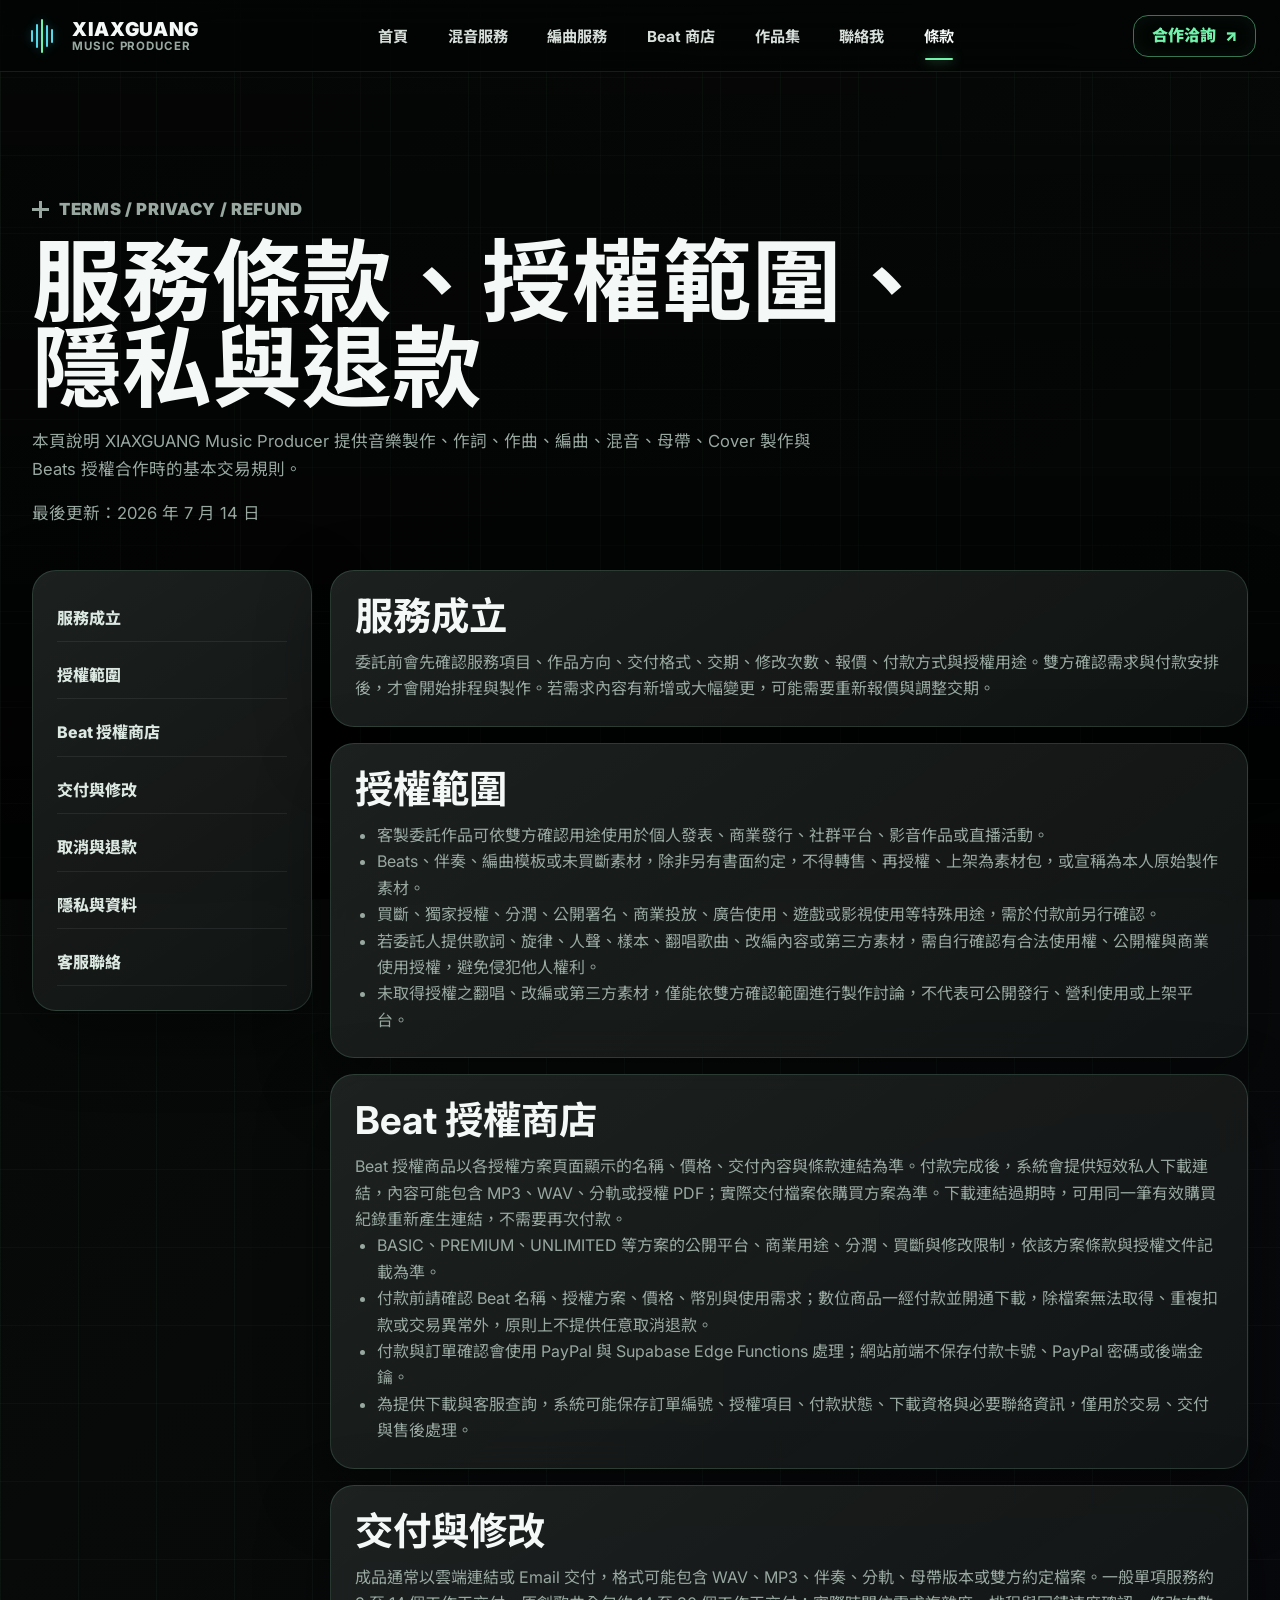
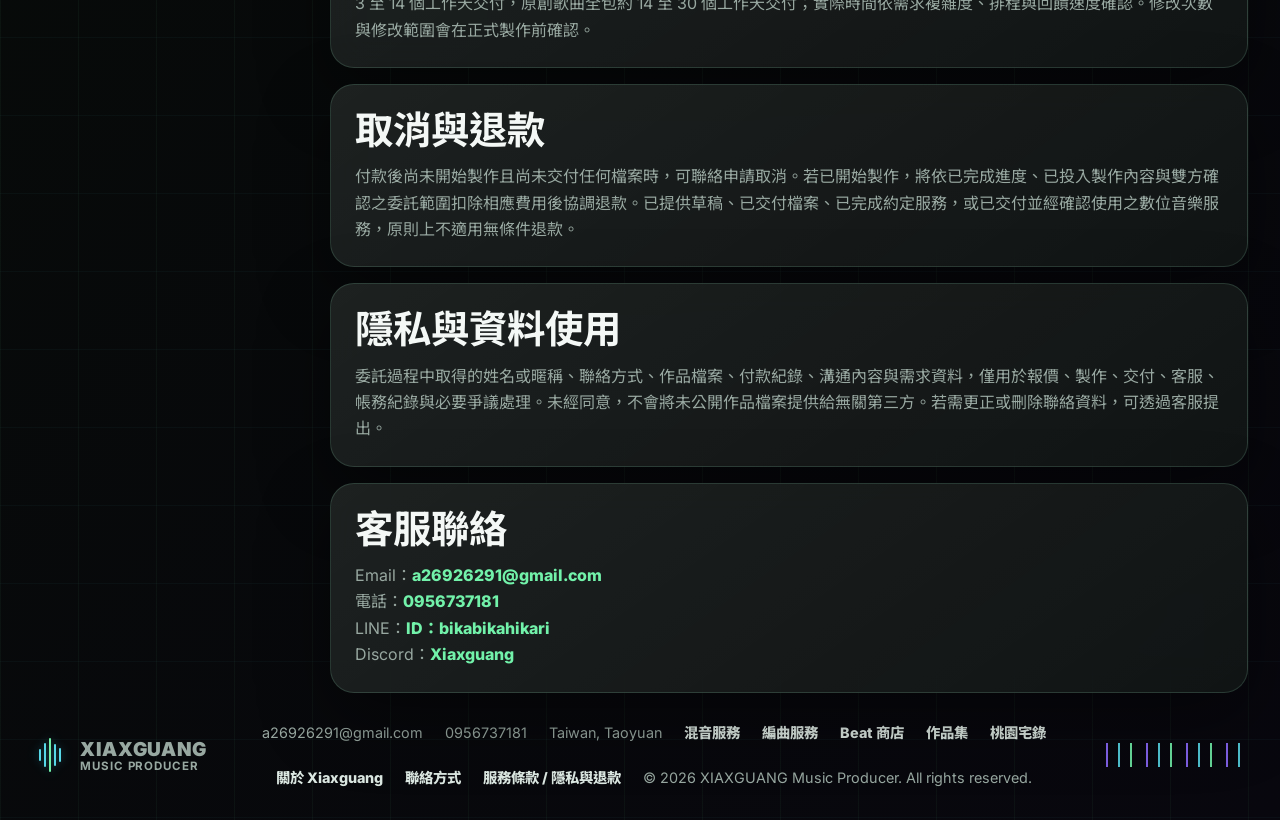
<file: terms.html>
<!doctype html>
<html lang="zh-Hant">
<head>
  <meta charset="utf-8">
  <meta name="viewport" content="width=device-width, initial-scale=1">
  <meta name="theme-color" content="#050706">
  <meta name="description" content="Xiaxguang 音樂製作服務條款，包含授權範圍、數位交付、取消退款、隱私資料使用與客服聯絡方式。">
  <meta name="robots" content="index,follow">
  <title>服務條款、授權範圍、隱私與退款｜Xiaxguang 音樂製作</title>
  <link rel="canonical" href="https://xiaxguang.github.io/homepage/terms.html">
  <link rel="icon" type="image/png" href="assets/characters/mascot-seated.png">
  <link rel="apple-touch-icon" href="assets/characters/mascot-seated.png">
  <meta property="og:locale" content="zh_TW">
  <meta property="og:type" content="article">
  <meta property="og:site_name" content="Xiaxguang 音樂製作">
  <meta property="og:title" content="服務條款、授權範圍、隱私與退款｜Xiaxguang 音樂製作">
  <meta property="og:description" content="委託音樂製作、Beat 授權、交付格式、取消退款與個人資料使用方式說明。">
  <meta property="og:url" content="https://xiaxguang.github.io/homepage/terms.html">
  <meta property="og:image" content="https://xiaxguang.github.io/homepage/assets/media/studio-hero.webp">
  <meta name="twitter:card" content="summary_large_image">
  <meta name="twitter:title" content="服務條款、授權範圍、隱私與退款｜Xiaxguang 音樂製作">
  <meta name="twitter:description" content="音樂製作委託前可先查看授權、交付、取消退款與隱私資料說明。">
  <meta name="twitter:image" content="https://xiaxguang.github.io/homepage/assets/media/studio-hero.webp">
  <link rel="preconnect" href="https://fonts.googleapis.com">
  <link rel="preconnect" href="https://fonts.gstatic.com" crossorigin>
  <link href="https://fonts.googleapis.com/css2?family=Inter:wght@400;500;600;700;800;900&family=Noto+Sans+TC:wght@400;500;600;700;800;900&display=swap" rel="stylesheet">
  <link rel="stylesheet" href="styles.css">
  <script type="application/ld+json">
  {
    "@context": "https://schema.org",
    "@type": "BreadcrumbList",
    "itemListElement": [
      {
        "@type": "ListItem",
        "position": 1,
        "name": "首頁",
        "item": "https://xiaxguang.github.io/homepage/"
      },
      {
        "@type": "ListItem",
        "position": 2,
        "name": "服務條款、授權範圍、隱私與退款",
        "item": "https://xiaxguang.github.io/homepage/terms.html"
      }
    ]
  }
  </script>
</head>
<body>
  <header class="site-header" id="siteHeader">
    <a class="brand" href="index.html#top" aria-label="回到首頁">
      <span class="wave-mark" aria-hidden="true"><i></i><i></i><i></i><i></i><i></i></span>
      <span class="brand-copy">
        <strong>XIAXGUANG</strong>
        <small>MUSIC PRODUCER</small>
      </span>
    </a>
    <button class="nav-toggle" id="navToggle" type="button" aria-expanded="false" aria-controls="siteNav" aria-label="開啟選單">
      <span></span><span></span><span></span>
    </button>
    <nav class="site-nav" id="siteNav" aria-label="主要導覽">
      <a href="index.html">首頁</a>
      <a href="mixing.html">混音服務</a>
      <a href="arrangement.html">編曲服務</a>
      <a href="beats.html">Beat 商店</a>
      <a href="portfolio.html">作品集</a>
      <a href="contact.html">聯絡我</a>
      <a class="active" href="terms.html">條款</a>
    </nav>
    <div class="header-actions">
      <a class="header-cta" href="index.html#contact">合作洽詢 <span aria-hidden="true">↗</span></a>
    </div>
  </header>

  <main class="policy-page">
    <section class="policy-hero section-shell">
      <p class="eyebrow">TERMS / PRIVACY / REFUND</p>
      <h1>服務條款、授權範圍、隱私與退款</h1>
      <p>本頁說明 XIAXGUANG Music Producer 提供音樂製作、作詞、作曲、編曲、混音、母帶、Cover 製作與 Beats 授權合作時的基本交易規則。</p>
      <p class="commerce-note">最後更新：2026 年 7 月 14 日</p>
    </section>

    <section class="section-shell policy-layout">
      <aside class="policy-menu glass-panel">
        <a href="#service">服務成立</a>
        <a href="#license">授權範圍</a>
        <a href="#beat-license">Beat 授權商店</a>
        <a href="#delivery">交付與修改</a>
        <a href="#refund">取消與退款</a>
        <a href="#privacy">隱私與資料</a>
        <a href="#contact">客服聯絡</a>
      </aside>

      <div class="policy-content">
        <article class="policy-card glass-panel" id="service">
          <h2>服務成立</h2>
          <p>委託前會先確認服務項目、作品方向、交付格式、交期、修改次數、報價、付款方式與授權用途。雙方確認需求與付款安排後，才會開始排程與製作。若需求內容有新增或大幅變更，可能需要重新報價與調整交期。</p>
        </article>

        <article class="policy-card glass-panel" id="license">
          <h2>授權範圍</h2>
          <ul>
            <li>客製委託作品可依雙方確認用途使用於個人發表、商業發行、社群平台、影音作品或直播活動。</li>
            <li>Beats、伴奏、編曲模板或未買斷素材，除非另有書面約定，不得轉售、再授權、上架為素材包，或宣稱為本人原始製作素材。</li>
            <li>買斷、獨家授權、分潤、公開署名、商業投放、廣告使用、遊戲或影視使用等特殊用途，需於付款前另行確認。</li>
            <li>若委託人提供歌詞、旋律、人聲、樣本、翻唱歌曲、改編內容或第三方素材，需自行確認有合法使用權、公開權與商業使用授權，避免侵犯他人權利。</li>
            <li>未取得授權之翻唱、改編或第三方素材，僅能依雙方確認範圍進行製作討論，不代表可公開發行、營利使用或上架平台。</li>
          </ul>
        </article>

        <article class="policy-card glass-panel" id="beat-license">
          <h2>Beat 授權商店</h2>
          <p>Beat 授權商品以各授權方案頁面顯示的名稱、價格、交付內容與條款連結為準。付款完成後，系統會提供短效私人下載連結，內容可能包含 MP3、WAV、分軌或授權 PDF；實際交付檔案依購買方案為準。下載連結過期時，可用同一筆有效購買紀錄重新產生連結，不需要再次付款。</p>
          <ul>
            <li>BASIC、PREMIUM、UNLIMITED 等方案的公開平台、商業用途、分潤、買斷與修改限制，依該方案條款與授權文件記載為準。</li>
            <li>付款前請確認 Beat 名稱、授權方案、價格、幣別與使用需求；數位商品一經付款並開通下載，除檔案無法取得、重複扣款或交易異常外，原則上不提供任意取消退款。</li>
            <li>付款與訂單確認會使用 PayPal 與 Supabase Edge Functions 處理；網站前端不保存付款卡號、PayPal 密碼或後端金鑰。</li>
            <li>為提供下載與客服查詢，系統可能保存訂單編號、授權項目、付款狀態、下載資格與必要聯絡資訊，僅用於交易、交付與售後處理。</li>
          </ul>
        </article>

        <article class="policy-card glass-panel" id="delivery">
          <h2>交付與修改</h2>
          <p>成品通常以雲端連結或 Email 交付，格式可能包含 WAV、MP3、伴奏、分軌、母帶版本或雙方約定檔案。一般單項服務約 3 至 14 個工作天交付，原創歌曲全包約 14 至 30 個工作天交付；實際時間依需求複雜度、排程與回饋速度確認。修改次數與修改範圍會在正式製作前確認。</p>
        </article>

        <article class="policy-card glass-panel" id="refund">
          <h2>取消與退款</h2>
          <p>付款後尚未開始製作且尚未交付任何檔案時，可聯絡申請取消。若已開始製作，將依已完成進度、已投入製作內容與雙方確認之委託範圍扣除相應費用後協調退款。已提供草稿、已交付檔案、已完成約定服務，或已交付並經確認使用之數位音樂服務，原則上不適用無條件退款。</p>
        </article>

        <article class="policy-card glass-panel" id="privacy">
          <h2>隱私與資料使用</h2>
          <p>委託過程中取得的姓名或暱稱、聯絡方式、作品檔案、付款紀錄、溝通內容與需求資料，僅用於報價、製作、交付、客服、帳務紀錄與必要爭議處理。未經同意，不會將未公開作品檔案提供給無關第三方。若需更正或刪除聯絡資料，可透過客服提出。</p>
        </article>

        <article class="policy-card glass-panel" id="contact">
          <h2>客服聯絡</h2>
          <p>Email：<a href="mailto:a26926291@gmail.com">a26926291@gmail.com</a></p>
          <p>電話：<a href="tel:0956737181">0956737181</a></p>
          <p>LINE：<a href="https://line.me/ti/p/~bikabikahikari" target="_blank" rel="noreferrer">ID：bikabikahikari</a></p>
          <p>Discord：<a href="https://discord.com/users/577455290841038850" target="_blank" rel="noreferrer">Xiaxguang</a></p>
        </article>
      </div>
    </section>
  </main>

  <footer class="site-footer section-shell">
    <div class="footer-brand">
      <span class="wave-mark" aria-hidden="true"><i></i><i></i><i></i><i></i><i></i></span>
      <div><strong>XIAXGUANG</strong><small>MUSIC PRODUCER</small></div>
    </div>
    <div class="footer-meta">
      <span>a26926291@gmail.com</span>
      <span>0956737181</span>
      <span>Taiwan, Taoyuan</span>
      <a href="mixing.html">混音服務</a>
      <a href="arrangement.html">編曲服務</a>
      <a href="beats.html">Beat 商店</a>
      <a href="portfolio.html">作品集</a>
      <a href="taoyuan-recording.html">桃園宅錄</a>
      <a href="about.html">關於 Xiaxguang</a>
      <a href="contact.html">聯絡方式</a>
      <a href="terms.html">服務條款 / 隱私與退款</a>
      <span>© <span id="year"></span> XIAXGUANG Music Producer. All rights reserved.</span>
    </div>
    <span class="footer-wave" aria-hidden="true"></span>
  </footer>

  <script>
    const navToggle = document.getElementById("navToggle");
    const siteNav = document.getElementById("siteNav");
    navToggle?.addEventListener("click", () => {
      const open = siteNav.classList.toggle("open");
      navToggle.setAttribute("aria-expanded", String(open));
    });
    siteNav?.querySelectorAll("a").forEach(link => {
      link.addEventListener("click", () => {
        siteNav.classList.remove("open");
        navToggle?.setAttribute("aria-expanded", "false");
      });
    });
    document.getElementById("year").textContent = new Date().getFullYear();
  </script>
</body>
</html>
</file>
<file: styles.css>
:root {
  --bg: #050706;
  --bg-soft: #090d0b;
  --surface: rgba(13, 19, 17, 0.78);
  --surface-strong: #0d1311;
  --line: rgba(170, 255, 211, 0.15);
  --text: #f4f8f6;
  --muted: #98a8a1;
  --accent: #72f2aa;
  --accent-cyan: #58d9e8;
  --accent-violet: #8d6cff;
  --danger: #ff6d8b;
  --radius-lg: 24px;
  --radius-md: 16px;
  --max: 1440px;
  --shadow: 0 24px 70px rgba(0, 0, 0, .42);
}

* { box-sizing: border-box; }
html { scroll-behavior: smooth; }
body {
  margin: 0;
  min-width: 320px;
  color: var(--text);
  background:
    linear-gradient(90deg, rgba(114, 242, 170, .045) 1px, transparent 1px),
    linear-gradient(0deg, rgba(88, 217, 232, .035) 1px, transparent 1px),
    linear-gradient(135deg, #050706 0%, #070a09 42%, #08070e 100%);
  background-size: 78px 78px, 78px 78px, auto;
  font-family: "Inter", "Noto Sans TC", sans-serif;
  line-height: 1.65;
  overflow-x: hidden;
}

body::before {
  content: "";
  position: fixed;
  inset: 0;
  z-index: -1;
  pointer-events: none;
  background:
    repeating-linear-gradient(90deg, rgba(255, 255, 255, .018) 0 1px, transparent 1px 120px),
    repeating-linear-gradient(0deg, rgba(255, 255, 255, .014) 0 1px, transparent 1px 96px),
    linear-gradient(180deg, rgba(0, 0, 0, .1), rgba(0, 0, 0, .72));
}

body.is-soft-light {
  --bg: #07100c;
  --bg-soft: #0d1813;
  --surface: rgba(18, 27, 23, .82);
  --surface-strong: #121b17;
}

a { color: inherit; text-decoration: none; }
button, input, textarea, select { font: inherit; }
button { cursor: pointer; }
button:disabled, a.disabled { cursor: not-allowed; opacity: .48; pointer-events: none; }
img { max-width: 100%; display: block; }
[hidden] { display: none !important; }

.section-shell {
  width: min(calc(100% - 64px), var(--max));
  margin-inline: auto;
}

.page-flow {
  display: flex;
  flex-direction: column;
  gap: 18px;
}

.glass-panel {
  border: 1px solid var(--line);
  border-radius: var(--radius-lg);
  background: linear-gradient(145deg, rgba(255,255,255,.075), rgba(255,255,255,.018)), var(--surface);
  box-shadow: var(--shadow);
  backdrop-filter: blur(18px);
}

.site-header {
  position: sticky;
  top: 0;
  z-index: 100;
  height: 72px;
  padding: 0 max(24px, calc((100vw - var(--max)) / 2 + 32px));
  display: grid;
  grid-template-columns: auto 1fr auto;
  align-items: center;
  gap: 28px;
  border-bottom: 1px solid rgba(170,255,211,.1);
  background: rgba(3, 5, 4, .86);
  backdrop-filter: blur(22px);
}

.brand, .footer-brand {
  display: inline-flex;
  align-items: center;
  gap: 12px;
  min-width: 0;
}

.brand-copy, .footer-brand div {
  display: grid;
  line-height: 1.08;
}

.brand-copy strong, .footer-brand strong {
  font-size: 1.2rem;
  font-weight: 900;
  letter-spacing: .035em;
}

.brand-copy small, .footer-brand small {
  color: var(--muted);
  font-size: .72rem;
  font-weight: 700;
  letter-spacing: .08em;
}

.wave-mark {
  width: 36px;
  height: 36px;
  display: inline-flex;
  align-items: center;
  justify-content: center;
  gap: 3px;
  color: var(--accent-cyan);
}

.wave-mark i {
  width: 2px;
  border-radius: 4px;
  background: currentColor;
  box-shadow: 0 0 12px rgba(88,217,232,.42);
}

.wave-mark i:nth-child(1) { height: 12px; }
.wave-mark i:nth-child(2) { height: 24px; }
.wave-mark i:nth-child(3) { height: 34px; background: var(--accent); }
.wave-mark i:nth-child(4) { height: 22px; }
.wave-mark i:nth-child(5) { height: 14px; }

.site-nav {
  display: flex;
  justify-content: center;
  align-items: center;
  gap: clamp(18px, 3.1vw, 54px);
  color: #d7dfdb;
  font-size: .95rem;
  font-weight: 700;
}

.site-nav a {
  position: relative;
  padding: 24px 0 22px;
  white-space: nowrap;
}

.site-nav a::after {
  content: "";
  position: absolute;
  left: 50%;
  bottom: 11px;
  width: 0;
  height: 2px;
  border-radius: 2px;
  background: var(--accent);
  box-shadow: 0 0 12px rgba(114,242,170,.7);
  transform: translateX(-50%);
  transition: width .2s ease;
}

.site-nav a:hover,
.site-nav a.active { color: var(--text); }
.site-nav a.active::after { width: 28px; }

.header-actions {
  display: flex;
  align-items: center;
  gap: 12px;
}

.header-cta {
  min-height: 42px;
  padding: 0 18px;
  display: inline-flex;
  align-items: center;
  gap: 9px;
  border: 1px solid rgba(114,242,170,.48);
  border-radius: 15px;
  color: var(--accent);
  font-weight: 900;
  box-shadow: inset 0 0 18px rgba(114,242,170,.06);
}

.icon-button {
  width: 42px;
  height: 42px;
  display: grid;
  place-items: center;
  border: 1px solid transparent;
  border-radius: 14px;
  color: var(--text);
  background: transparent;
}

.icon-button:hover {
  border-color: var(--line);
  background: rgba(255,255,255,.05);
}

.sound-icon {
  width: 18px;
  height: 18px;
  border-left: 4px solid currentColor;
  border-top: 5px solid transparent;
  border-bottom: 5px solid transparent;
  position: relative;
}

.sound-icon::after {
  content: "";
  position: absolute;
  left: 8px;
  top: -7px;
  width: 12px;
  height: 18px;
  border: 2px solid currentColor;
  border-left: 0;
  border-radius: 0 14px 14px 0;
}

.moon-icon {
  width: 18px;
  height: 18px;
  border-radius: 50%;
  box-shadow: -6px 0 0 0 currentColor;
  transform: translateX(4px);
}

.nav-toggle { display: none; }

.hero {
  min-height: clamp(620px, 74vh, 720px);
  padding-top: 0;
}

.hero-studio {
  position: relative;
  min-height: clamp(620px, 74vh, 720px);
  overflow: hidden;
  display: grid;
  grid-template-columns: minmax(0, .86fr) minmax(330px, .76fr) minmax(320px, .58fr);
  align-items: center;
  gap: 0;
  border-inline: 1px solid rgba(170,255,211,.07);
  background:
    linear-gradient(90deg, rgba(5,7,6,.96) 0%, rgba(7,11,10,.9) 32%, rgba(7,10,13,.72) 65%, rgba(5,6,6,.94) 100%);
}

.hero-studio.has-custom-bg::before {
  content: "";
  position: absolute;
  inset: 0;
  z-index: 0;
  background:
    linear-gradient(90deg, rgba(5,7,6,.96) 0%, rgba(5,7,6,.82) 34%, rgba(5,7,6,.36) 58%, rgba(5,7,6,.76) 100%),
    linear-gradient(0deg, rgba(5,7,6,.58), rgba(5,7,6,.08) 42%, rgba(5,7,6,.7)),
    var(--hero-bg) center / cover no-repeat;
}

.hero-grid, .studio-lines {
  position: absolute;
  inset: 0;
  z-index: 1;
  pointer-events: none;
}

.hero-grid {
  background:
    linear-gradient(90deg, rgba(255,255,255,.035) 1px, transparent 1px),
    linear-gradient(0deg, rgba(255,255,255,.025) 1px, transparent 1px);
  background-size: 84px 84px;
  mask-image: linear-gradient(90deg, #000 0%, rgba(0,0,0,.95) 55%, transparent 100%);
}

.studio-lines {
  background:
    linear-gradient(100deg, transparent 0 42%, rgba(88,217,232,.16) 43%, transparent 44%),
    linear-gradient(118deg, transparent 0 64%, rgba(141,108,255,.15) 65%, transparent 66%);
  opacity: .68;
}

.hero-copy {
  position: relative;
  z-index: 4;
  max-width: 600px;
  padding: 76px 12px 76px 8px;
  margin-left: clamp(22px, 4vw, 72px);
}

.hero-kicker, .eyebrow {
  margin: 0 0 16px;
  color: var(--accent);
  font-size: .82rem;
  font-weight: 900;
  letter-spacing: .04em;
}

.hero-kicker::before, .eyebrow::before {
  content: "";
  display: inline-block;
  width: 17px;
  height: 17px;
  margin-right: 10px;
  vertical-align: -3px;
  background:
    linear-gradient(90deg, transparent 0 7px, currentColor 7px 10px, transparent 10px),
    linear-gradient(0deg, transparent 0 7px, currentColor 7px 10px, transparent 10px);
}

.hero h1 {
  margin: 0;
  display: grid;
  gap: 8px;
  font-size: clamp(2.9rem, 5.6vw, 5.95rem);
  line-height: 1.04;
  letter-spacing: 0;
}

.hero h1 span {
  font-weight: 900;
}

.hero h1 strong {
  color: transparent;
  background: linear-gradient(92deg, var(--accent), var(--accent-cyan), var(--accent-violet));
  -webkit-background-clip: text;
  background-clip: text;
  font-weight: 900;
}

.hero-copy p:not(.hero-kicker) {
  max-width: 560px;
  margin: 22px 0 0;
  color: #c7d2cd;
  font-size: clamp(1rem, 1.5vw, 1.18rem);
  line-height: 1.8;
}

.service-tags {
  display: flex;
  flex-wrap: wrap;
  gap: 14px;
  margin-top: 24px;
}

.service-tags span {
  color: #dfe8e4;
  font-size: .94rem;
  font-weight: 800;
}

.service-tags span::before {
  content: "";
  display: inline-block;
  width: 14px;
  height: 14px;
  margin-right: 9px;
  vertical-align: -2px;
  border: 2px solid var(--accent-violet);
  border-radius: 5px;
}

.service-tags span:nth-child(2)::before { border-color: var(--accent-cyan); }
.service-tags span:nth-child(3)::before { border-color: var(--accent); border-radius: 50%; }

.hero-actions {
  display: flex;
  flex-wrap: wrap;
  gap: 16px;
  margin-top: 34px;
}

.button, .panel-link {
  min-height: 48px;
  padding: 0 24px;
  display: inline-flex;
  align-items: center;
  justify-content: center;
  gap: 11px;
  border: 1px solid var(--line);
  border-radius: 15px;
  color: var(--text);
  background: rgba(255,255,255,.035);
  font-weight: 900;
  font-size: 1rem;
  transition: transform .18s ease, border-color .18s ease, background .18s ease;
}

.button:hover, .panel-link:hover { transform: translateY(-2px); }
.button.primary {
  border-color: transparent;
  color: #07100b;
  background: linear-gradient(135deg, var(--accent), #9df4c7);
  box-shadow: 0 12px 28px rgba(114,242,170,.2);
}

.button.secondary {
  min-width: 160px;
  background: rgba(255,255,255,.025);
}

.button.static-contact {
  cursor: default;
  user-select: text;
}

.button.static-contact:hover {
  transform: none;
}

.hero-character-wrap {
  position: relative;
  z-index: 3;
  align-self: stretch;
  min-height: 590px;
  display: flex;
  align-items: flex-end;
  justify-content: center;
}

.hero-character {
  position: relative;
  z-index: 2;
  width: min(94%, 560px);
  max-height: 610px;
  object-fit: contain;
  object-position: bottom center;
  filter: drop-shadow(0 28px 24px rgba(0,0,0,.52));
}

.character-shadow {
  position: absolute;
  left: 18%;
  right: 13%;
  bottom: 35px;
  height: 36px;
  border-radius: 50%;
  background: rgba(0,0,0,.58);
  filter: blur(18px);
}

.hero-character.is-missing,
.about-character.is-missing { display: none; }

.hero-player {
  position: relative;
  z-index: 5;
  width: min(370px, calc(100% - 32px));
  margin-right: clamp(18px, 3vw, 72px);
  padding: 24px;
  justify-self: end;
}

.panel-title {
  display: flex;
  align-items: center;
  justify-content: space-between;
  gap: 16px;
  padding-bottom: 16px;
  border-bottom: 1px solid rgba(255,255,255,.07);
  min-width: 0;
}

.panel-title strong {
  font-size: 1.16rem;
  font-weight: 900;
}

.panel-title a {
  color: var(--accent);
  font-size: .78rem;
  font-weight: 900;
  letter-spacing: .05em;
}

.now-playing {
  display: grid;
  grid-template-columns: 88px 1fr;
  gap: 16px;
  align-items: center;
  margin-top: 20px;
}

.track-cover, .dock-cover, .beat-thumb, .work-thumb, .brand-placeholder {
  overflow: hidden;
  border-radius: 14px;
  background:
    linear-gradient(135deg, rgba(114,242,170,.12), rgba(141,108,255,.18)),
    repeating-linear-gradient(90deg, rgba(255,255,255,.08) 0 2px, transparent 2px 9px),
    #101713;
}

.track-cover .brand-placeholder,
.dock-cover .brand-placeholder,
.beat-thumb .brand-placeholder,
.work-thumb .brand-placeholder {
  width: 100%;
  height: 100%;
}

.track-cover {
  width: 88px;
  height: 88px;
}

.track-cover img, .dock-cover img, .work-thumb img, .beat-thumb img {
  width: 100%;
  height: 100%;
  object-fit: cover;
}

.brand-placeholder {
  display: grid;
  place-items: center;
  color: var(--accent);
  font-size: .68rem;
  font-weight: 900;
  letter-spacing: .16em;
}

.track-copy {
  min-width: 0;
  display: grid;
  gap: 4px;
}

.track-copy strong,
.dock-info strong {
  overflow: hidden;
  color: var(--text);
  text-overflow: ellipsis;
  white-space: nowrap;
  font-weight: 900;
}

.track-copy span,
.dock-info small {
  color: var(--muted);
  font-size: .82rem;
}

.mini-wave {
  display: flex;
  align-items: end;
  gap: 3px;
  height: 34px;
  margin-top: 7px;
}

.mini-wave i {
  width: 4px;
  height: 9px;
  border-radius: 4px;
  background: linear-gradient(180deg, var(--accent), var(--accent-cyan), var(--accent-violet));
}

.mini-wave i:nth-child(2n) { height: 18px; }
.mini-wave i:nth-child(3n) { height: 26px; }
.mini-wave.playing i { animation: waveBeat .72s ease-in-out infinite alternate; }
.mini-wave.playing i:nth-child(2n) { animation-delay: .08s; }
.mini-wave.playing i:nth-child(3n) { animation-delay: .16s; }

@keyframes waveBeat {
  to { transform: scaleY(.42); opacity: .6; }
}

.player-progress {
  margin-top: 20px;
}

.player-progress input {
  width: 100%;
  accent-color: var(--accent);
}

.player-progress div {
  display: flex;
  justify-content: space-between;
  color: var(--muted);
  font-size: .8rem;
}

.player-controls {
  display: flex;
  justify-content: center;
  align-items: center;
  gap: 18px;
  margin-top: 14px;
}

.player-controls button,
.work-play,
.featured-play,
.dock-cover + .dock-info + button,
.player-dock button {
  border: 0;
  color: var(--text);
  background: rgba(255,255,255,.06);
}

.player-controls button {
  width: 42px;
  height: 42px;
  border-radius: 14px;
  font-size: 1.6rem;
  line-height: 1;
}

.player-controls .play-main {
  width: 58px;
  height: 58px;
  border-radius: 50%;
  color: #07100b;
  background: linear-gradient(135deg, var(--accent), var(--accent-cyan));
  box-shadow: 0 0 24px rgba(114,242,170,.24);
  font-size: 1.4rem;
}

.dashboard {
  display: grid;
  grid-template-columns: .95fr 1.45fr .95fr;
  gap: 16px;
  margin-top: -6px;
  min-width: 0;
}

.dashboard-panel {
  min-height: 286px;
  padding: 22px;
  min-width: 0;
}

.service-summary {
  display: grid;
  gap: 14px;
  margin-top: 16px;
  min-width: 0;
}

.service-row {
  display: grid;
  grid-template-columns: 28px 1fr;
  gap: 14px;
  align-items: start;
  padding-bottom: 14px;
  border-bottom: 1px solid rgba(255,255,255,.07);
  min-width: 0;
}

.service-row:last-child { border-bottom: 0; }
.service-icon {
  width: 28px;
  height: 28px;
  border: 1px solid rgba(88,217,232,.45);
  border-radius: 10px;
  position: relative;
}
.service-icon::after {
  content: "";
  position: absolute;
  inset: 7px;
  border: 2px solid var(--accent-cyan);
  border-left: 0;
  border-right: 0;
}
.service-row:nth-child(2) .service-icon { border-color: rgba(141,108,255,.5); }
.service-row:nth-child(2) .service-icon::after { border-color: var(--accent-violet); transform: rotate(90deg); }
.service-row:nth-child(3) .service-icon { border-color: rgba(114,242,170,.5); border-radius: 50%; }
.service-row:nth-child(3) .service-icon::after { border-color: var(--accent); border-radius: 50%; }
.service-row strong { display: block; font-size: .98rem; overflow-wrap: anywhere; }
.service-row strong em {
  display: inline-block;
  margin-left: 8px;
  color: var(--accent);
  font-style: normal;
  font-size: .82rem;
}
.service-row span { min-width: 0; color: var(--muted); font-size: .83rem; line-height: 1.5; overflow-wrap: anywhere; }

.panel-link {
  width: 100%;
  min-height: 42px;
  margin-top: 14px;
  padding-inline: 16px;
  font-size: .88rem;
}

.featured-strip {
  display: grid;
  grid-template-columns: repeat(4, minmax(0, 1fr));
  gap: 14px;
  margin-top: 18px;
  min-width: 0;
}

.featured-card {
  min-width: 0;
}

.work-thumb {
  position: relative;
  aspect-ratio: 1;
}

.featured-play,
.work-play {
  position: absolute;
  left: 50%;
  top: 50%;
  width: 48px;
  height: 48px;
  display: grid;
  place-items: center;
  border-radius: 50%;
  background: rgba(3,5,4,.72);
  border: 1px solid rgba(255,255,255,.18);
  transform: translate(-50%, -50%);
}

.featured-card strong {
  display: block;
  margin-top: 10px;
  overflow: hidden;
  text-overflow: ellipsis;
  white-space: nowrap;
  font-size: .92rem;
}

.featured-card span {
  color: var(--muted);
  font-size: .8rem;
}

.strip-dots {
  display: flex;
  justify-content: center;
  gap: 8px;
  margin-top: 18px;
}

.strip-dots i {
  width: 7px;
  height: 7px;
  border-radius: 50%;
  background: rgba(255,255,255,.22);
}

.strip-dots i.active { background: var(--accent); }

.beat-summary {
  display: grid;
  gap: 11px;
  margin-top: 16px;
  min-width: 0;
}

.beat-row {
  display: grid;
  grid-template-columns: 50px 1fr 38px;
  gap: 12px;
  align-items: center;
  padding-bottom: 11px;
  border-bottom: 1px solid rgba(255,255,255,.07);
  min-width: 0;
}

.beat-row:last-child { border-bottom: 0; }
.beat-thumb {
  width: 50px;
  height: 44px;
  border-radius: 10px;
}

.beat-row strong {
  display: block;
  overflow: hidden;
  text-overflow: ellipsis;
  white-space: nowrap;
  font-size: .92rem;
}

.beat-row span {
  min-width: 0;
  color: var(--muted);
  font-size: .78rem;
}

.beat-action {
  width: 38px;
  height: 38px;
  display: grid;
  place-items: center;
  border: 1px solid rgba(255,255,255,.08);
  border-radius: 12px;
  background: rgba(0,0,0,.22);
}

.content-section {
  padding-top: 100px;
}

.section-heading {
  margin-bottom: 28px;
  display: flex;
  justify-content: space-between;
  align-items: end;
  gap: 24px;
}

.section-heading h2,
.about-process h2,
.contact-card h2 {
  margin: 0;
  font-size: clamp(2.2rem, 5.5vw, 4.7rem);
  line-height: 1;
  letter-spacing: 0;
}

.filter-tabs {
  display: flex;
  flex-wrap: wrap;
  justify-content: flex-end;
  gap: 8px;
}

.section-tools {
  display: flex;
  flex-wrap: wrap;
  justify-content: flex-end;
  align-items: center;
  gap: 10px;
}

.works-more-link {
  min-height: 40px;
  min-width: auto;
  padding-inline: 16px;
  font-size: .9rem;
}

.filter-tab {
  min-height: 40px;
  padding: 0 14px;
  border: 1px solid var(--line);
  border-radius: 13px;
  color: var(--muted);
  background: rgba(255,255,255,.025);
  font-weight: 800;
}

.filter-tab.active {
  border-color: transparent;
  color: #07100b;
  background: var(--accent);
}

.works-grid {
  display: grid;
  grid-template-columns: repeat(4, minmax(0, 1fr));
  gap: 16px;
}

.work-card, .service-card, .comparison-card, .beat-card {
  border: 1px solid var(--line);
  border-radius: var(--radius-lg);
  background: linear-gradient(145deg, rgba(255,255,255,.06), rgba(255,255,255,.018)), var(--surface);
  transition: transform .2s ease, border-color .2s ease, box-shadow .2s ease;
}

.work-card:hover,
.service-card:hover,
.beat-card:hover {
  transform: translateY(-4px);
  border-color: rgba(114,242,170,.38);
  box-shadow: 0 18px 44px rgba(0,0,0,.34);
}

.work-card {
  overflow: hidden;
}

.work-card .work-thumb {
  border-radius: 0;
}

.work-body {
  display: grid;
  gap: 10px;
  padding: 16px;
}

.work-body h3 {
  margin: 0;
  overflow-wrap: anywhere;
  font-size: 1.12rem;
  line-height: 1.25;
}

.work-description {
  margin: 0;
  color: var(--muted);
  font-size: .88rem;
  line-height: 1.55;
}

.meta-line {
  color: var(--muted);
  font-size: .84rem;
}

.tag-list {
  display: flex;
  flex-wrap: wrap;
  gap: 6px;
}

.tag-list span {
  padding: 4px 8px;
  border: 1px solid rgba(255,255,255,.08);
  border-radius: 10px;
  color: #c8d4ce;
  background: rgba(255,255,255,.035);
  font-size: .76rem;
}

.comparison-grid {
  display: grid;
  grid-template-columns: repeat(2, minmax(0, 1fr));
  gap: 16px;
}

.comparison-card {
  padding: 22px;
}

.comparison-card h3 {
  margin: 0 0 4px;
  font-size: 1.25rem;
}

.comparison-card > span {
  color: var(--muted);
  font-size: .86rem;
}

.compare-tracks {
  display: grid;
  grid-template-columns: repeat(2, minmax(0, 1fr));
  gap: 12px;
  margin-top: 18px;
}

.comparison-track {
  display: grid;
  gap: 10px;
  padding: 14px;
  border: 1px solid rgba(255,255,255,.08);
  border-radius: 16px;
  background: rgba(0,0,0,.16);
}

.comparison-track label {
  color: var(--accent);
  font-size: .76rem;
  font-weight: 900;
  letter-spacing: .08em;
}

.comparison-track audio {
  width: 100%;
  height: 38px;
}

.empty-audio {
  min-height: 38px;
  display: grid;
  place-items: center;
  border: 1px dashed rgba(255,255,255,.14);
  border-radius: 11px;
  color: var(--muted);
  font-size: .8rem;
}

.service-grid {
  display: grid;
  grid-template-columns: repeat(3, minmax(0, 1fr));
  gap: 16px;
}

.service-card {
  min-height: 230px;
  padding: 24px;
  display: grid;
  align-content: space-between;
  gap: 24px;
}

.service-card.is-featured {
  grid-column: span 2;
  border-color: rgba(114,242,170,.34);
  background:
    radial-gradient(circle at 100% 0%, rgba(114,242,170,.12), transparent 34%),
    linear-gradient(145deg, rgba(255,255,255,.09), rgba(255,255,255,.02)),
    var(--surface);
}

.service-card small {
  color: var(--accent);
  font-weight: 900;
  letter-spacing: .12em;
}

.service-card h3 {
  margin: 24px 0 8px;
  font-size: 1.62rem;
  line-height: 1.15;
}

.service-price {
  display: block;
  margin-bottom: 12px;
  color: var(--accent);
  font-size: clamp(1.45rem, 2.2vw, 2.2rem);
  line-height: 1;
  font-weight: 900;
}

.service-card p {
  margin: 0;
  color: var(--muted);
}

.service-notice {
  margin: 18px 0 0;
  color: var(--accent-cyan);
  font-size: .92rem;
  font-weight: 800;
}

.commerce-grid {
  display: grid;
  grid-template-columns: repeat(3, minmax(0, 1fr));
  gap: 16px;
}

.commerce-panel {
  min-height: 260px;
  padding: 24px;
}

.commerce-panel h3 {
  margin: 10px 0 18px;
  font-size: 1.35rem;
  line-height: 1.2;
}

.commerce-panel p {
  margin: 0;
  color: var(--muted);
}

.commerce-list,
.commerce-service-list,
.commerce-flow {
  display: grid;
  gap: 10px;
}

.commerce-row,
.commerce-service {
  display: grid;
  gap: 4px;
  padding-bottom: 10px;
  border-bottom: 1px solid rgba(255,255,255,.07);
}

.commerce-row:last-child,
.commerce-service:last-child {
  padding-bottom: 0;
  border-bottom: 0;
}

.commerce-row span,
.commerce-service span,
.commerce-flow span,
.commerce-note {
  color: var(--muted);
  font-size: .86rem;
}

.commerce-row strong,
.commerce-service strong {
  color: #eaf4ef;
  overflow-wrap: anywhere;
}

.commerce-row a {
  color: var(--accent);
}

.commerce-service {
  grid-template-columns: minmax(0, 1fr) auto;
  align-items: center;
}

.commerce-service strong {
  color: var(--accent);
  white-space: nowrap;
}

.commerce-note {
  margin-top: 14px;
}

.commerce-flow {
  margin: 0;
  padding-left: 20px;
}

.commerce-flow li {
  padding-left: 2px;
}

.commerce-flow strong {
  display: block;
  color: #eaf4ef;
}

.commerce-links {
  margin-top: 16px;
  padding: 22px 24px;
  display: grid;
  grid-template-columns: minmax(0, 1fr) auto;
  gap: 18px;
  align-items: center;
}

.commerce-links h3 {
  margin: 6px 0 4px;
  font-size: 1.28rem;
  line-height: 1.2;
}

.commerce-links p {
  margin: 0;
  color: var(--muted);
}

.seo-entry-links {
  margin-top: 16px;
  padding: 18px;
  display: flex;
  flex-wrap: wrap;
  gap: 10px;
}

.seo-entry-links a {
  min-height: 42px;
  padding: 9px 14px;
  display: inline-flex;
  align-items: center;
  border: 1px solid rgba(255,255,255,.08);
  border-radius: 13px;
  color: #e8f5ef;
  background: rgba(255,255,255,.035);
  font-weight: 900;
}

.static-page {
  padding-top: 92px;
}

.breadcrumb {
  display: flex;
  flex-wrap: wrap;
  gap: 10px;
  align-items: center;
  color: var(--muted);
  font-size: .9rem;
  font-weight: 800;
}

.breadcrumb a {
  color: #dce8e2;
}

.breadcrumb a::after {
  content: "/";
  margin-left: 10px;
  color: rgba(255,255,255,.26);
}

.static-hero {
  padding: 64px 0 36px;
}

.static-hero h1 {
  max-width: 1040px;
  margin: 0;
  font-size: clamp(2.8rem, 7vw, 6.2rem);
  line-height: .98;
  letter-spacing: 0;
}

.static-hero p {
  max-width: 800px;
  color: var(--muted);
  font-size: 1.08rem;
}

.static-hero-with-image {
  display: grid;
  grid-template-columns: minmax(0, 1fr) minmax(180px, 280px);
  gap: 24px;
  align-items: end;
}

.static-hero-with-image img {
  max-height: 420px;
  object-fit: contain;
  object-position: bottom center;
}

.static-grid {
  display: grid;
  grid-template-columns: repeat(3, minmax(0, 1fr));
  gap: 16px;
  margin-bottom: 18px;
}

.static-card,
.static-panel {
  padding: 24px;
}

.static-card h2,
.static-panel h2 {
  margin: 0 0 12px;
  font-size: clamp(1.45rem, 2.5vw, 2.2rem);
  line-height: 1.15;
}

.static-card p,
.static-card li,
.static-panel p,
.static-panel li {
  color: var(--muted);
}

.static-card p,
.static-panel p {
  margin: 0;
}

.static-card a,
.static-panel a {
  color: var(--accent);
  font-weight: 900;
}

.static-card img {
  width: 100%;
  aspect-ratio: 1;
  margin-bottom: 16px;
  border-radius: 16px;
  object-fit: cover;
}

.static-columns {
  display: grid;
  grid-template-columns: minmax(0, .9fr) minmax(0, 1fr);
  gap: 18px;
  align-items: start;
}

.static-columns ul {
  margin: 0;
  padding-left: 22px;
}

.portfolio-list {
  display: grid;
  grid-template-columns: repeat(2, minmax(0, 1fr));
  gap: 12px;
}

.portfolio-list article {
  padding: 14px;
  border: 1px solid rgba(255,255,255,.07);
  border-radius: 14px;
  background: rgba(255,255,255,.025);
}

.portfolio-list strong,
.portfolio-list span {
  display: block;
}

.portfolio-list strong {
  color: var(--text);
  line-height: 1.35;
}

.portfolio-list span {
  margin-top: 4px;
  color: var(--muted);
  font-size: .9rem;
}

.policy-page {
  padding-top: 52px;
}

.policy-hero {
  padding: 72px 0 26px;
}

.policy-hero h1 {
  max-width: 980px;
  margin: 0;
  font-size: clamp(2.8rem, 7vw, 6rem);
  line-height: .96;
  letter-spacing: 0;
}

.policy-hero p {
  max-width: 780px;
  color: var(--muted);
  font-size: 1.04rem;
}

.policy-layout {
  display: grid;
  grid-template-columns: 280px minmax(0, 1fr);
  gap: 18px;
  align-items: start;
}

.policy-menu,
.policy-card {
  padding: 24px;
}

.policy-menu {
  position: sticky;
  top: 92px;
  display: grid;
  gap: 10px;
}

.policy-menu a {
  padding: 10px 0;
  border-bottom: 1px solid rgba(255,255,255,.07);
  color: #dce8e2;
  font-weight: 800;
}

.policy-content {
  display: grid;
  gap: 16px;
}

.policy-card h2 {
  margin: 0 0 12px;
  font-size: clamp(1.55rem, 3vw, 2.4rem);
  line-height: 1.1;
}

.policy-card p,
.policy-card li {
  color: var(--muted);
}

.policy-card p {
  margin: 0;
}

.policy-card ul {
  margin: 0;
  padding-left: 22px;
}

.policy-card a {
  color: var(--accent);
  font-weight: 800;
}

.beat-store-grid {
  display: grid;
  grid-template-columns: repeat(3, minmax(0, 1fr));
  gap: 16px;
}

.beat-card {
  overflow: hidden;
}

.beat-card .beat-thumb {
  width: 100%;
  height: auto;
  aspect-ratio: 16 / 10;
  border-radius: 0;
}

.beat-body {
  display: grid;
  gap: 10px;
  padding: 16px;
}

.beat-body h3 {
  margin: 0;
  font-size: 1.18rem;
}

.beat-stats {
  display: flex;
  flex-wrap: wrap;
  gap: 8px;
  color: var(--muted);
  font-size: .82rem;
}

.beat-preview {
  width: 100%;
  height: 38px;
  margin-top: 2px;
}

.beat-card .button {
  width: 100%;
  min-height: 42px;
  margin-top: 4px;
  font-size: .86rem;
}

.beat-shop-page {
  padding-bottom: 30px;
}

.beat-shop-hero {
  padding-bottom: 30px;
}

.beat-shop-mode-note {
  max-width: 720px;
  margin-top: 18px;
  padding: 12px 14px;
  border: 1px solid rgba(88,217,232,.24);
  border-radius: 14px;
  color: #cfe7e7;
  background: rgba(88,217,232,.055);
  font-size: .92rem;
  font-weight: 700;
}

.beat-shop-flow {
  display: grid;
  grid-template-columns: repeat(4, minmax(0, 1fr));
  gap: 14px;
  margin-bottom: 30px;
}

.beat-shop-flow article {
  min-height: 150px;
  padding: 20px;
  display: grid;
  align-content: space-between;
  gap: 10px;
}

.beat-shop-flow span {
  color: var(--accent);
  font-size: .8rem;
  font-weight: 900;
  letter-spacing: .1em;
}

.beat-shop-flow strong {
  font-size: 1.08rem;
  line-height: 1.2;
}

.beat-shop-flow p {
  margin: 0;
  color: var(--muted);
  font-size: .88rem;
}

.beat-shop-section {
  padding-top: 44px;
}

.beat-shop-app {
  display: grid;
  gap: 16px;
}

.beat-shop-loading {
  min-height: 240px;
  display: grid;
  place-items: center;
  align-content: center;
  gap: 12px;
  color: var(--muted);
}

.beat-shop-loading span {
  width: min(72%, 520px);
  height: 16px;
  border-radius: 999px;
  background: linear-gradient(90deg, rgba(255,255,255,.06), rgba(114,242,170,.2), rgba(255,255,255,.06));
  background-size: 200% 100%;
  animation: beatLoading 1.2s ease-in-out infinite;
}

.beat-shop-loading span:nth-child(2) {
  width: min(58%, 420px);
  animation-delay: .12s;
}

.beat-shop-loading span:nth-child(3) {
  width: min(66%, 480px);
  animation-delay: .24s;
}

@keyframes beatLoading {
  to { background-position: -200% 0; }
}

.beat-shop-restore {
  padding: 20px;
  display: grid;
  grid-template-columns: minmax(0, 1fr) auto;
  gap: 14px;
  align-items: center;
}

.beat-shop-restore p {
  margin: 4px 0 0;
  color: var(--muted);
}

.beat-restore-downloads {
  grid-column: 1 / -1;
}

.beat-shop-grid {
  display: grid;
  gap: 18px;
}

.beat-shop-card {
  display: grid;
  grid-template-columns: minmax(210px, 300px) minmax(0, .82fr) minmax(360px, 1.18fr);
  gap: 18px;
  padding: 18px;
  scroll-margin-top: 96px;
}

.beat-shop-card.is-target {
  border-color: rgba(114,242,170,.58);
  box-shadow: 0 0 0 1px rgba(114,242,170,.18), var(--shadow);
}

.beat-shop-cover {
  min-height: 220px;
  overflow: hidden;
  border-radius: 18px;
  background:
    linear-gradient(135deg, rgba(114,242,170,.12), rgba(141,108,255,.18)),
    #101713;
}

.beat-shop-cover img,
.beat-checkout-product img {
  width: 100%;
  height: 100%;
  object-fit: cover;
}

.beat-shop-copy {
  min-width: 0;
  display: grid;
  align-content: start;
  gap: 12px;
}

.beat-shop-copy h2 {
  margin: 0;
  font-size: 1.8rem;
  line-height: 1.08;
}

.beat-shop-copy p {
  margin: 0;
  color: var(--muted);
}

.license-grid {
  display: grid;
  gap: 12px;
}

.license-card {
  min-width: 0;
  padding: 16px;
  display: grid;
  grid-template-columns: minmax(0, 1fr) minmax(140px, .54fr) auto;
  gap: 14px;
  align-items: center;
  border: 1px solid rgba(255,255,255,.08);
  border-radius: 16px;
  background: rgba(0,0,0,.16);
}

.license-card span,
.license-card small {
  color: var(--accent);
  font-size: .72rem;
  font-weight: 900;
  letter-spacing: .08em;
}

.license-card h3 {
  margin: 3px 0 5px;
  font-size: 1.1rem;
  line-height: 1.2;
}

.license-card strong {
  color: #f7fff9;
  font-size: 1.25rem;
  line-height: 1.1;
}

.license-card p,
.license-card li,
.beat-checkout-license p,
.beat-checkout-license li,
.beat-download-ready p {
  color: var(--muted);
  font-size: .86rem;
}

.license-card p {
  margin: 8px 0 0;
}

.license-delivery ul,
.beat-checkout-license ul {
  margin: 6px 0 0;
  padding-left: 18px;
}

.license-actions {
  display: grid;
  gap: 8px;
  justify-items: end;
}

.license-actions a,
.beat-checkout-license a {
  color: var(--accent-cyan);
  font-size: .82rem;
  font-weight: 900;
}

.license-actions .button {
  min-width: 118px;
  min-height: 42px;
  padding-inline: 16px;
  font-size: .86rem;
}

.beat-shop-alert {
  padding: 14px;
  border: 1px solid rgba(88,217,232,.18);
  border-radius: 14px;
  color: #dce8e2;
  background: rgba(88,217,232,.045);
}

.beat-shop-alert.error {
  border-color: rgba(255,109,139,.36);
  color: #ffd8df;
  background: rgba(255,109,139,.08);
}

.beat-modal-open {
  overflow: hidden;
}

.beat-checkout-modal {
  position: fixed;
  inset: 0;
  z-index: 220;
  display: grid;
  place-items: center;
  padding: 22px;
  background: rgba(0,0,0,.72);
  backdrop-filter: blur(12px);
}

.beat-checkout-dialog {
  position: relative;
  width: min(100%, 1040px);
  max-height: min(86vh, 860px);
  overflow: auto;
  padding: 26px;
}

.beat-checkout-close {
  position: absolute;
  top: 14px;
  right: 14px;
  width: 42px;
  height: 42px;
  border: 1px solid rgba(255,255,255,.1);
  border-radius: 14px;
  color: var(--text);
  background: rgba(255,255,255,.06);
  font-size: 1.4rem;
  line-height: 1;
}

.beat-checkout-grid {
  display: grid;
  grid-template-columns: minmax(0, .92fr) minmax(340px, .72fr);
  gap: 22px;
}

.beat-checkout-grid h2 {
  margin: 0 0 16px;
  font-size: 2rem;
  line-height: 1.08;
}

.beat-checkout-summary {
  display: grid;
  gap: 14px;
}

.beat-checkout-product {
  display: grid;
  grid-template-columns: 112px minmax(0, 1fr);
  gap: 14px;
  align-items: center;
}

.beat-checkout-product img,
.beat-checkout-product .brand-placeholder {
  width: 112px;
  height: 112px;
  border-radius: 16px;
}

.beat-checkout-product span,
.beat-checkout-license span {
  color: var(--accent);
  font-size: .78rem;
  font-weight: 900;
  letter-spacing: .08em;
}

.beat-checkout-product h3 {
  margin: 2px 0 6px;
  font-size: 1.32rem;
  line-height: 1.12;
}

.beat-checkout-product p {
  margin: 0;
  color: var(--muted);
}

.beat-checkout-license {
  padding: 16px;
  border: 1px solid rgba(255,255,255,.08);
  border-radius: 16px;
  background: rgba(0,0,0,.14);
}

.beat-checkout-license strong {
  display: block;
  margin: 6px 0;
  font-size: 1.24rem;
}

.beat-checkout-payment {
  display: grid;
  align-content: start;
  gap: 14px;
  padding: 18px;
  border: 1px solid rgba(255,255,255,.08);
  border-radius: 18px;
  background: rgba(0,0,0,.18);
}

.beat-terms-check {
  display: grid;
  grid-template-columns: 20px minmax(0, 1fr);
  gap: 10px;
  align-items: start;
  color: #dce8e2;
  font-size: .92rem;
  font-weight: 800;
}

.beat-terms-check input {
  width: 18px;
  height: 18px;
  margin-top: 4px;
  accent-color: var(--accent);
}

.beat-paypal-buttons {
  min-height: 46px;
}

.beat-checkout-status {
  min-height: 44px;
  padding: 12px;
  border: 1px solid rgba(88,217,232,.2);
  border-radius: 14px;
  color: #dce8e2;
  background: rgba(88,217,232,.045);
  white-space: pre-line;
}

.beat-checkout-status.success {
  border-color: rgba(114,242,170,.34);
  color: #d7ffe7;
  background: rgba(114,242,170,.08);
}

.beat-checkout-status.error {
  border-color: rgba(255,109,139,.36);
  color: #ffd8df;
  background: rgba(255,109,139,.08);
}

.beat-download-list,
.beat-download-ready,
.beat-download-buttons {
  display: grid;
  gap: 10px;
}

.beat-download-ready h3 {
  margin: 0;
}

.beat-download-buttons .button {
  width: 100%;
  min-height: 42px;
}

.beat-checkout-modal.is-busy .beat-checkout-dialog {
  cursor: progress;
}

.button:focus-visible,
.beat-action:focus-visible,
.filter-tab:focus-visible,
.nav-toggle:focus-visible,
.beat-checkout-close:focus-visible,
.license-actions a:focus-visible,
.license-actions button:focus-visible,
.beat-terms-check input:focus-visible {
  outline: 3px solid rgba(88,217,232,.52);
  outline-offset: 3px;
}

.empty-state {
  min-height: 210px;
  display: grid;
  place-items: center;
  grid-column: 1 / -1;
  padding: 28px;
  border: 1px dashed var(--line);
  border-radius: var(--radius-lg);
  color: var(--muted);
  text-align: center;
  background: rgba(255,255,255,.025);
}

.about-process {
  position: relative;
  min-height: 330px;
  margin-top: 100px;
  padding: 0;
  display: grid;
  grid-template-columns: minmax(0, .78fr) minmax(560px, 1.22fr);
  overflow: hidden;
}

.about-copy {
  position: relative;
  min-height: 330px;
  padding: 30px clamp(190px, 18vw, 270px) 28px 24px;
  overflow: hidden;
  isolation: isolate;
}

.about-copy .eyebrow,
.about-copy h2,
.about-copy p:not(.eyebrow) {
  position: relative;
  z-index: 2;
}

.about-copy p:not(.eyebrow) {
  max-width: 460px;
  color: #c7d2cd;
  font-size: .98rem;
}

.about-character {
  position: absolute;
  right: clamp(10px, 2vw, 26px);
  bottom: 0;
  z-index: 1;
  width: min(34%, 240px);
  max-height: 292px;
  object-fit: contain;
  object-position: bottom right;
  filter: drop-shadow(0 20px 22px rgba(0,0,0,.42));
  pointer-events: none;
}

.social-links {
  position: relative;
  z-index: 2;
  display: flex;
  flex-wrap: wrap;
  gap: 10px;
  margin-top: 22px;
}

.social-links a,
.social-links span {
  width: 38px;
  height: 38px;
  display: grid;
  place-items: center;
  border: 1px solid rgba(255,255,255,.1);
  border-radius: 13px;
  color: #d9e4df;
  background: rgba(0,0,0,.2);
  font-size: .75rem;
  font-weight: 900;
}

.process-copy {
  min-width: 0;
  padding: 30px clamp(30px, 3vw, 48px) 26px;
  border-left: 1px solid rgba(255,255,255,.07);
}

.process-copy > p:not(.eyebrow) {
  margin-top: 8px;
  color: var(--muted);
}

.process-steps {
  display: grid;
  grid-template-columns: repeat(5, minmax(88px, 1fr));
  gap: clamp(12px, 1.1vw, 18px);
  margin-top: 28px;
}

.process-step {
  position: relative;
  display: grid;
  gap: 9px;
  min-width: 0;
  transition: transform .22s ease;
}

.process-step:not(:last-child)::after {
  content: "›";
  position: absolute;
  right: -13px;
  top: 29px;
  transform: translateY(-50%);
  color: var(--accent-cyan);
  font-size: 1.5rem;
  line-height: 1;
}

.step-icon {
  width: 58px;
  height: 58px;
  display: grid;
  place-items: center;
  border: 1px solid rgba(255,255,255,.1);
  border-radius: 18px;
  color: #d9e4df;
  background: linear-gradient(145deg, rgba(255,255,255,.08), rgba(255,255,255,.025));
  box-shadow: inset 0 0 0 1px rgba(255,255,255,.02), 0 0 18px rgba(88,217,232,.08);
  transition: border-color .22s ease, color .22s ease, box-shadow .22s ease, transform .22s ease;
}

.step-icon svg {
  width: 26px;
  height: 26px;
}

.process-step:hover {
  transform: translateY(-2px);
}

.process-step:hover .step-icon {
  border-color: rgba(114,242,170,.55);
  color: var(--accent);
  box-shadow: inset 0 0 0 1px rgba(114,242,170,.08), 0 0 20px rgba(88,217,232,.16);
}

.process-step small {
  color: var(--accent);
  font-weight: 900;
}

.process-step strong {
  line-height: 1.2;
}

.step-description {
  color: var(--muted);
  font-size: .82rem;
  line-height: 1.45;
}

.contact-section {
  padding-top: 80px;
}

.contact-card {
  padding: 34px;
  display: grid;
  grid-template-columns: 1fr auto;
  gap: 24px;
  align-items: end;
}

.contact-card p:not(.eyebrow) {
  max-width: 560px;
  color: var(--muted);
}

.contact-actions {
  display: flex;
  flex-wrap: wrap;
  justify-content: flex-end;
  gap: 10px;
}

.site-footer {
  display: grid;
  grid-template-columns: auto 1fr auto;
  gap: 28px;
  align-items: center;
  padding: 28px 0 30px;
  color: var(--muted);
  font-size: .9rem;
}

.footer-meta {
  display: flex;
  flex-wrap: wrap;
  justify-content: center;
  gap: 22px;
}

.footer-meta a {
  color: #dce8e2;
  font-weight: 800;
}

.footer-wave {
  width: 148px;
  height: 24px;
  background:
    linear-gradient(90deg, transparent 0 6px, var(--accent-violet) 6px 8px, transparent 8px 16px),
    linear-gradient(90deg, transparent 0 18px, var(--accent-cyan) 18px 20px, transparent 20px 28px),
    linear-gradient(90deg, transparent 0 30px, var(--accent) 30px 32px, transparent 32px 40px);
  background-size: 40px 24px;
  opacity: .86;
}

.player-dock {
  position: fixed;
  left: 50%;
  bottom: 18px;
  z-index: 140;
  width: min(calc(100% - 28px), 620px);
  padding: 10px 46px 10px 10px;
  display: grid;
  grid-template-columns: 52px 1fr 44px;
  gap: 12px;
  align-items: center;
  border: 1px solid var(--line);
  border-radius: 18px;
  background: rgba(5,7,6,.92);
  box-shadow: 0 20px 60px rgba(0,0,0,.5);
  backdrop-filter: blur(20px);
  transform: translateX(-50%);
}

.dock-cover {
  width: 52px;
  height: 52px;
}

.dock-info {
  min-width: 0;
  display: grid;
  line-height: 1.25;
}

.player-dock button {
  width: 40px;
  height: 40px;
  border-radius: 13px;
}

.player-close {
  position: absolute;
  right: 8px;
  top: 50%;
  transform: translateY(-50%);
}

.reveal {
  opacity: 0;
  transform: translateY(18px);
  transition: opacity .6s ease, transform .6s ease;
}

.reveal.visible {
  opacity: 1;
  transform: none;
}

@media (prefers-reduced-motion: reduce) {
  html { scroll-behavior: auto; }
  *, *::before, *::after {
    animation-duration: .001ms !important;
    animation-iteration-count: 1 !important;
    transition-duration: .001ms !important;
  }
}

@media (max-width: 1180px) {
  .site-header {
    gap: 18px;
    padding-inline: 24px;
  }
  .site-nav { gap: 20px; }
  .header-actions .icon-button:first-child { display: none; }
  .hero-studio {
    grid-template-columns: 1fr .82fr;
  }
  .hero-player {
    grid-column: 1 / -1;
    justify-self: end;
    margin: -120px 28px 28px 0;
  }
  .hero-character-wrap {
    min-height: 560px;
  }
  .dashboard {
    grid-template-columns: 1fr 1fr;
  }
  .beats-panel {
    grid-column: 1 / -1;
  }
  .works-grid,
  .beat-store-grid {
    grid-template-columns: repeat(3, minmax(0, 1fr));
  }
  .process-steps {
    gap: 10px;
  }
  .process-step:not(:last-child)::after {
    right: -9px;
  }
  .step-icon {
    width: 50px;
    height: 50px;
    border-radius: 16px;
  }
  .step-icon svg {
    width: 24px;
    height: 24px;
  }
}

@media (max-width: 900px) {
  .section-shell {
    width: min(calc(100% - 40px), var(--max));
  }
  .site-header {
    grid-template-columns: auto auto;
    justify-content: space-between;
  }
  .brand-copy strong { font-size: 1rem; }
  .nav-toggle {
    display: grid;
    width: 42px;
    height: 42px;
    place-items: center;
    gap: 4px;
    border: 1px solid var(--line);
    border-radius: 14px;
    background: rgba(255,255,255,.035);
  }
  .nav-toggle span {
    width: 18px;
    height: 2px;
    border-radius: 2px;
    background: var(--text);
  }
  .site-nav {
    position: absolute;
    left: 18px;
    right: 18px;
    top: 78px;
    display: none;
    flex-direction: column;
    align-items: stretch;
    gap: 2px;
    padding: 14px;
    border: 1px solid var(--line);
    border-radius: 18px;
    background: rgba(5,7,6,.96);
    box-shadow: var(--shadow);
  }
  .site-nav.open { display: flex; }
  .site-nav a {
    padding: 12px;
  }
  .site-nav a::after { display: none; }
  .header-actions {
    display: none;
  }
  .hero-studio {
    min-height: auto;
    display: block;
    padding-bottom: 26px;
  }
  .hero-copy {
    max-width: none;
    margin: 0;
    padding: 48px 26px 10px;
  }
  .hero-character-wrap {
    min-height: 420px;
  }
  .hero-character {
    width: min(78%, 430px);
    max-height: 430px;
  }
  .hero-player {
    width: calc(100% - 52px);
    margin: -26px auto 0;
  }
  .dashboard,
  .comparison-grid,
  .service-grid,
  .commerce-grid,
  .commerce-links,
  .static-grid,
  .static-hero-with-image,
  .static-columns,
  .policy-layout,
  .about-process,
  .contact-card,
  .site-footer {
    grid-template-columns: 1fr;
  }
  .policy-menu {
    position: static;
  }
  .static-hero-with-image img {
    max-height: 320px;
    justify-self: center;
  }
  .process-copy {
    border-left: 0;
    border-top: 1px solid rgba(255,255,255,.07);
  }
  .service-card.is-featured {
    grid-column: auto;
  }
  .about-copy {
    min-height: 310px;
    padding-right: clamp(150px, 28vw, 240px);
  }
  .about-character {
    width: min(32%, 220px);
    max-height: 270px;
  }
  .works-grid,
  .beat-store-grid {
    grid-template-columns: repeat(2, minmax(0, 1fr));
  }
  .featured-strip {
    display: flex;
    overflow-x: auto;
    scrollbar-width: none;
    padding-bottom: 4px;
  }
  .featured-strip::-webkit-scrollbar { display: none; }
  .featured-card {
    flex: 0 0 138px;
  }
  .contact-actions {
    justify-content: flex-start;
  }
  .footer-meta {
    justify-content: flex-start;
  }
}

@media (max-width: 640px) {
  .section-shell {
    width: min(calc(100% - 28px), var(--max));
  }
  .site-header {
    height: 66px;
    padding-inline: 14px;
  }
  .wave-mark {
    width: 30px;
  }
  .brand-copy small {
    font-size: .62rem;
  }
  .hero-copy {
    padding: 36px 18px 8px;
  }
  .hero h1 {
    font-size: clamp(2.45rem, 12vw, 4rem);
  }
  .hero-actions .button {
    flex: 1 1 150px;
    min-height: 46px;
    padding-inline: 14px;
  }
  .hero-character-wrap {
    min-height: 360px;
  }
  .hero-character {
    width: min(84%, 360px);
    max-height: 380px;
  }
  .hero-player {
    width: calc(100% - 28px);
    padding: 18px;
  }
  .now-playing {
    grid-template-columns: 72px 1fr;
  }
  .track-cover {
    width: 72px;
    height: 72px;
  }
  .dashboard-panel {
    padding: 18px;
  }
  .content-section {
    padding-top: 76px;
  }
  .section-heading {
    align-items: flex-start;
    flex-direction: column;
  }
  .filter-tabs {
    justify-content: flex-start;
  }
  .section-tools {
    justify-content: flex-start;
  }
  .works-grid,
  .beat-store-grid,
  .commerce-grid,
  .compare-tracks,
  .process-steps {
    grid-template-columns: 1fr;
  }
  .commerce-links,
  .static-card,
  .static-panel,
  .policy-menu,
  .policy-card {
    padding: 22px;
  }
  .static-page {
    padding-top: 76px;
  }
  .static-hero {
    padding: 42px 0 24px;
  }
  .static-hero h1 {
    font-size: clamp(2.35rem, 11vw, 4rem);
  }
  .portfolio-list {
    grid-template-columns: 1fr;
  }
  .about-copy,
  .process-copy,
  .contact-card {
    padding: 22px;
  }
  .service-card {
    min-height: auto;
  }
  .about-character {
    position: static;
    width: min(72%, 260px);
    margin: 20px auto -22px;
  }
  .process-step {
    grid-template-columns: 56px 1fr;
    gap: 12px;
  }
  .process-step:not(:last-child)::after {
    display: none;
  }
  .process-step small,
  .process-step strong,
  .step-description {
    grid-column: 2;
  }
  .step-icon {
    grid-row: 1 / span 3;
  }
  .player-dock {
    grid-template-columns: 44px 1fr 38px;
    width: calc(100% - 20px);
    bottom: 10px;
  }
  .dock-cover {
    width: 44px;
    height: 44px;
  }
}

@media (max-width: 390px) {
  .section-shell {
    width: calc(100% - 32px);
  }
  .site-header {
    padding-inline: 12px;
  }
  .brand {
    gap: 8px;
  }
  .brand-copy strong {
    font-size: .92rem;
  }
  .hero h1 {
    font-size: clamp(2.2rem, 11vw, 3.2rem);
  }
  .hero-copy p:not(.hero-kicker) {
    font-size: .95rem;
  }
  .service-tags {
    gap: 10px;
  }
  .service-tags span {
    font-size: .84rem;
  }
  .section-heading h2,
  .about-process h2,
  .contact-card h2 {
    font-size: 2.1rem;
  }
  .panel-title {
    align-items: flex-start;
    flex-direction: column;
    gap: 6px;
  }
}

@media (max-width: 1180px) {
  .beat-shop-card {
    grid-template-columns: minmax(180px, 260px) minmax(0, 1fr);
  }
  .license-grid {
    grid-column: 1 / -1;
  }
}

@media (max-width: 900px) {
  .beat-shop-flow,
  .beat-checkout-grid {
    grid-template-columns: 1fr;
  }
  .beat-shop-card {
    grid-template-columns: minmax(0, 240px) minmax(0, 1fr);
  }
  .license-card {
    grid-template-columns: minmax(0, 1fr);
  }
  .license-actions {
    justify-items: stretch;
  }
  .license-actions .button {
    width: 100%;
  }
}

@media (max-width: 640px) {
  .beat-shop-flow {
    grid-template-columns: 1fr;
  }
  .beat-shop-restore,
  .beat-shop-card,
  .beat-checkout-product {
    grid-template-columns: 1fr;
  }
  .beat-shop-cover {
    min-height: auto;
    aspect-ratio: 1;
  }
  .beat-shop-copy h2 {
    font-size: 1.45rem;
  }
  .beat-checkout-modal {
    padding: 10px;
    align-items: end;
  }
  .beat-checkout-dialog {
    max-height: 92vh;
    padding: 22px;
    border-radius: 20px 20px 0 0;
  }
  .beat-checkout-product img,
  .beat-checkout-product .brand-placeholder {
    width: 100%;
    height: auto;
    aspect-ratio: 1;
  }
}

@media (prefers-reduced-motion: reduce) {
  .beat-shop-loading span {
    animation: none;
  }
}
</file>
